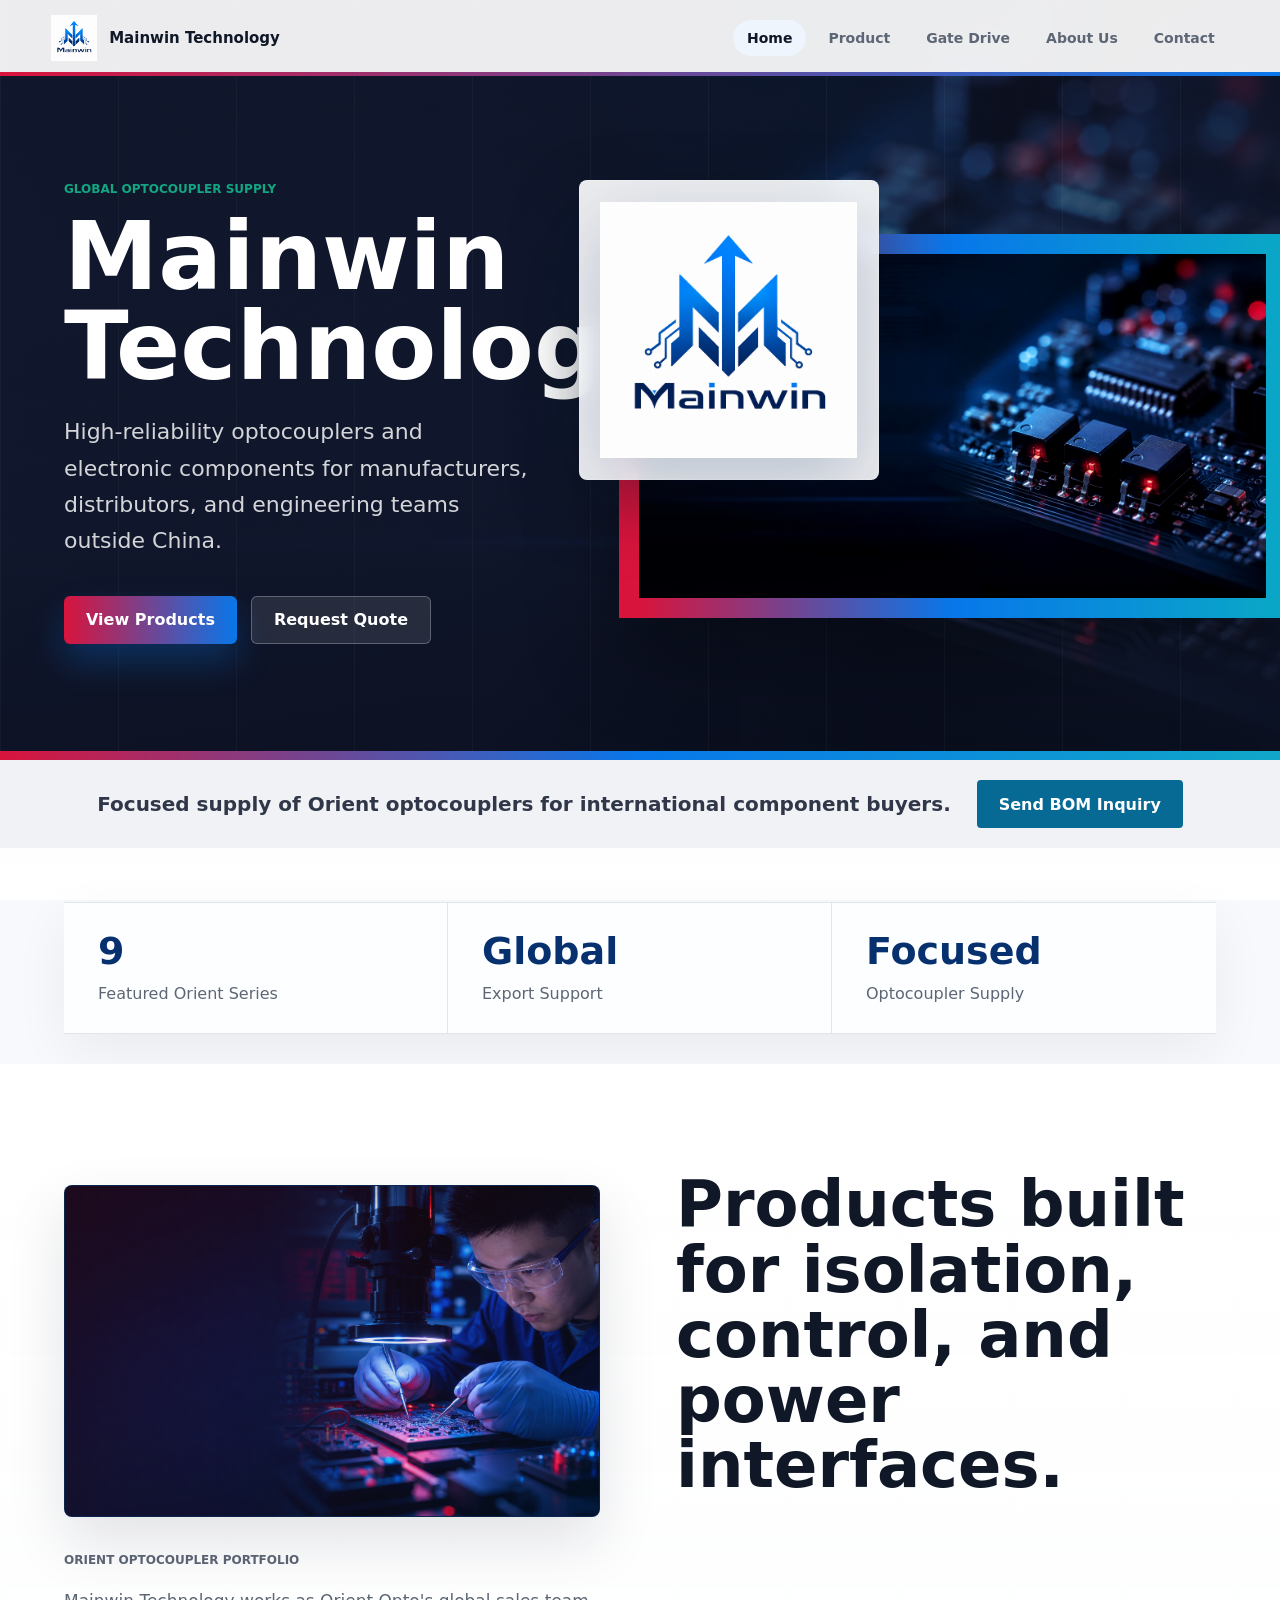
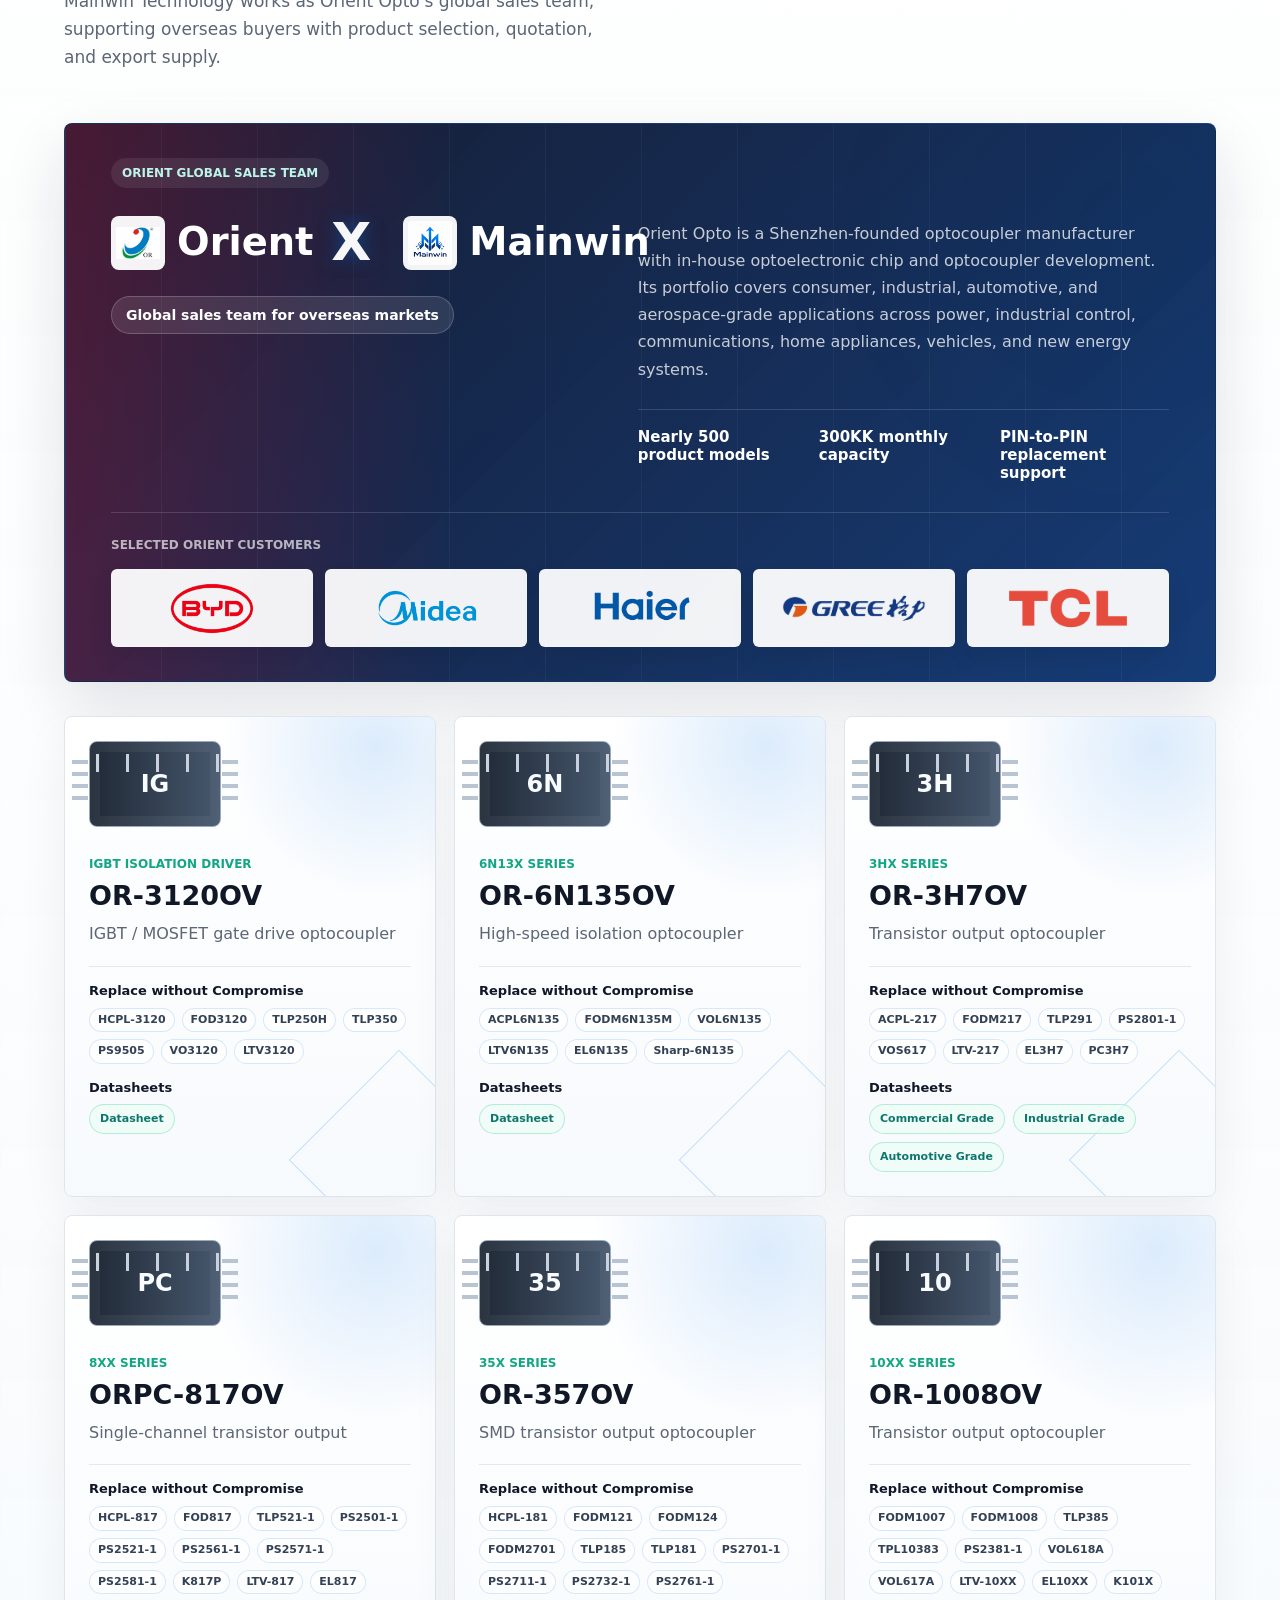
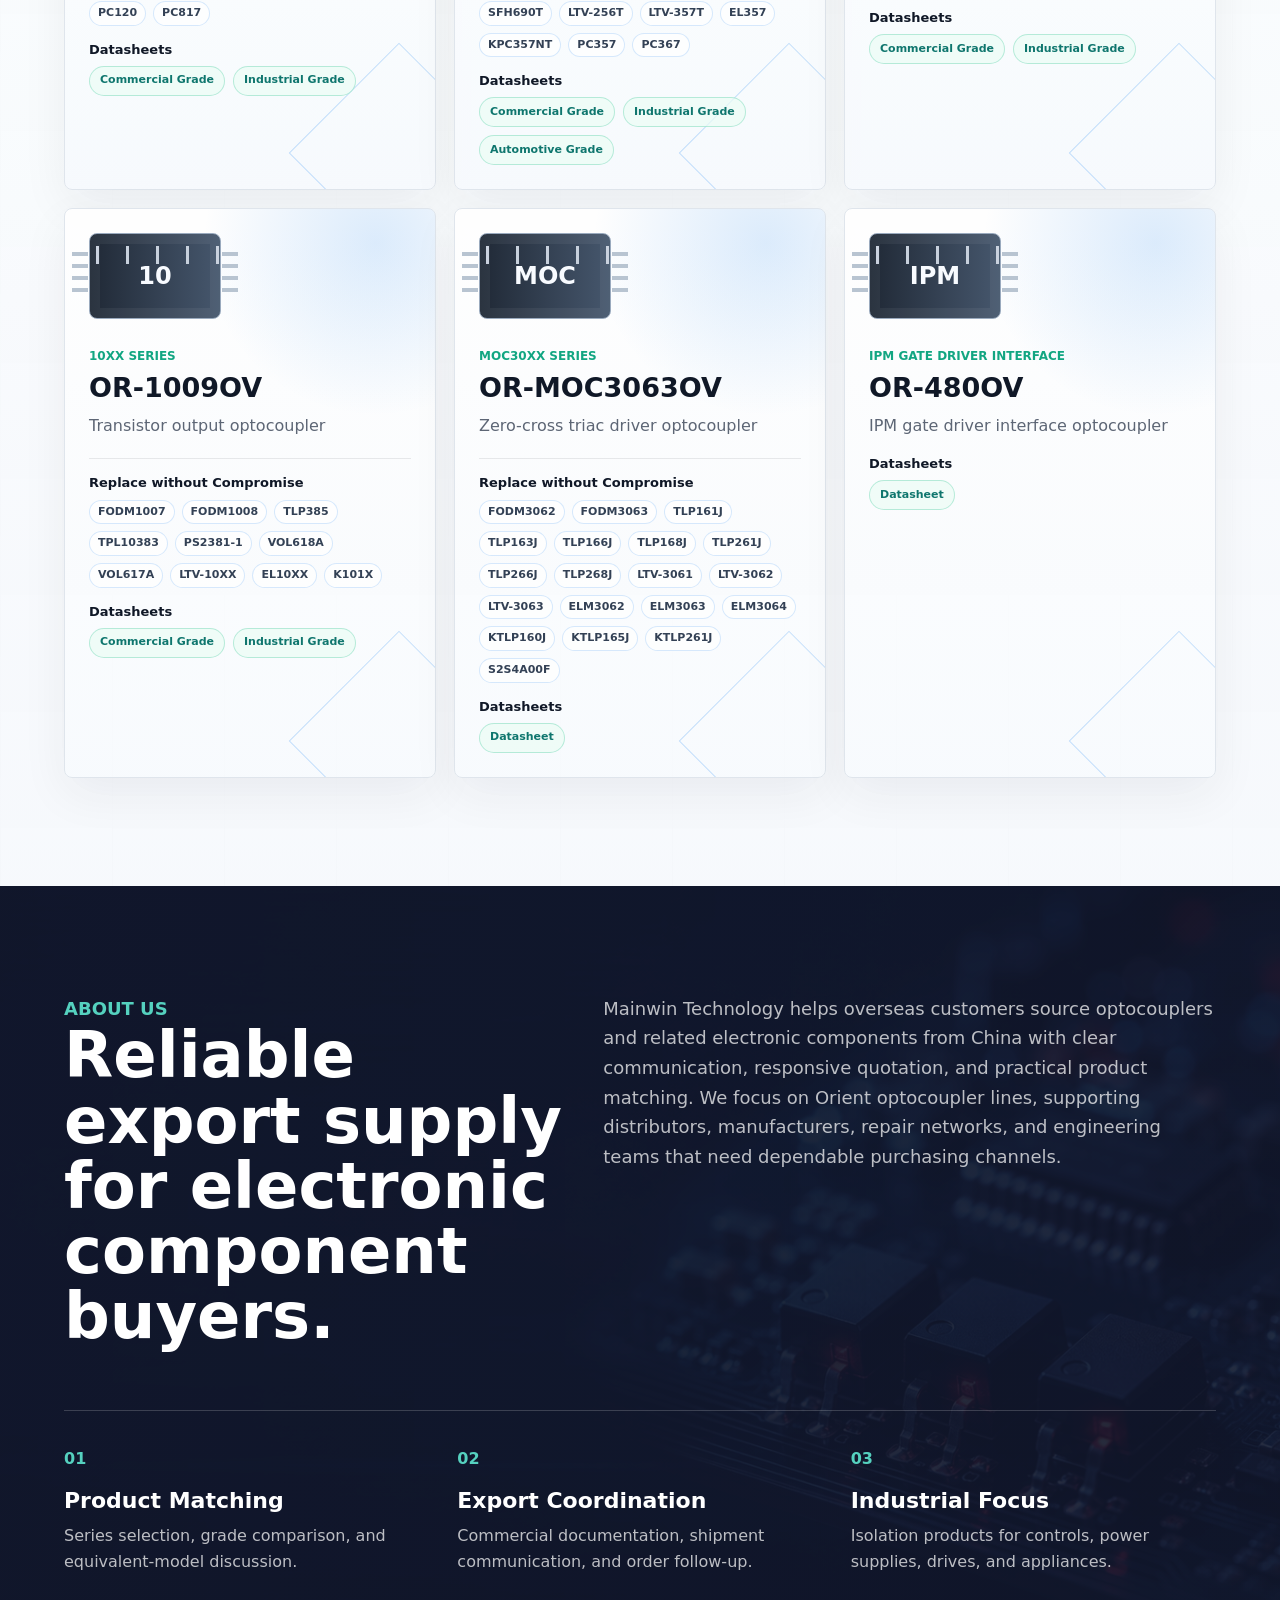
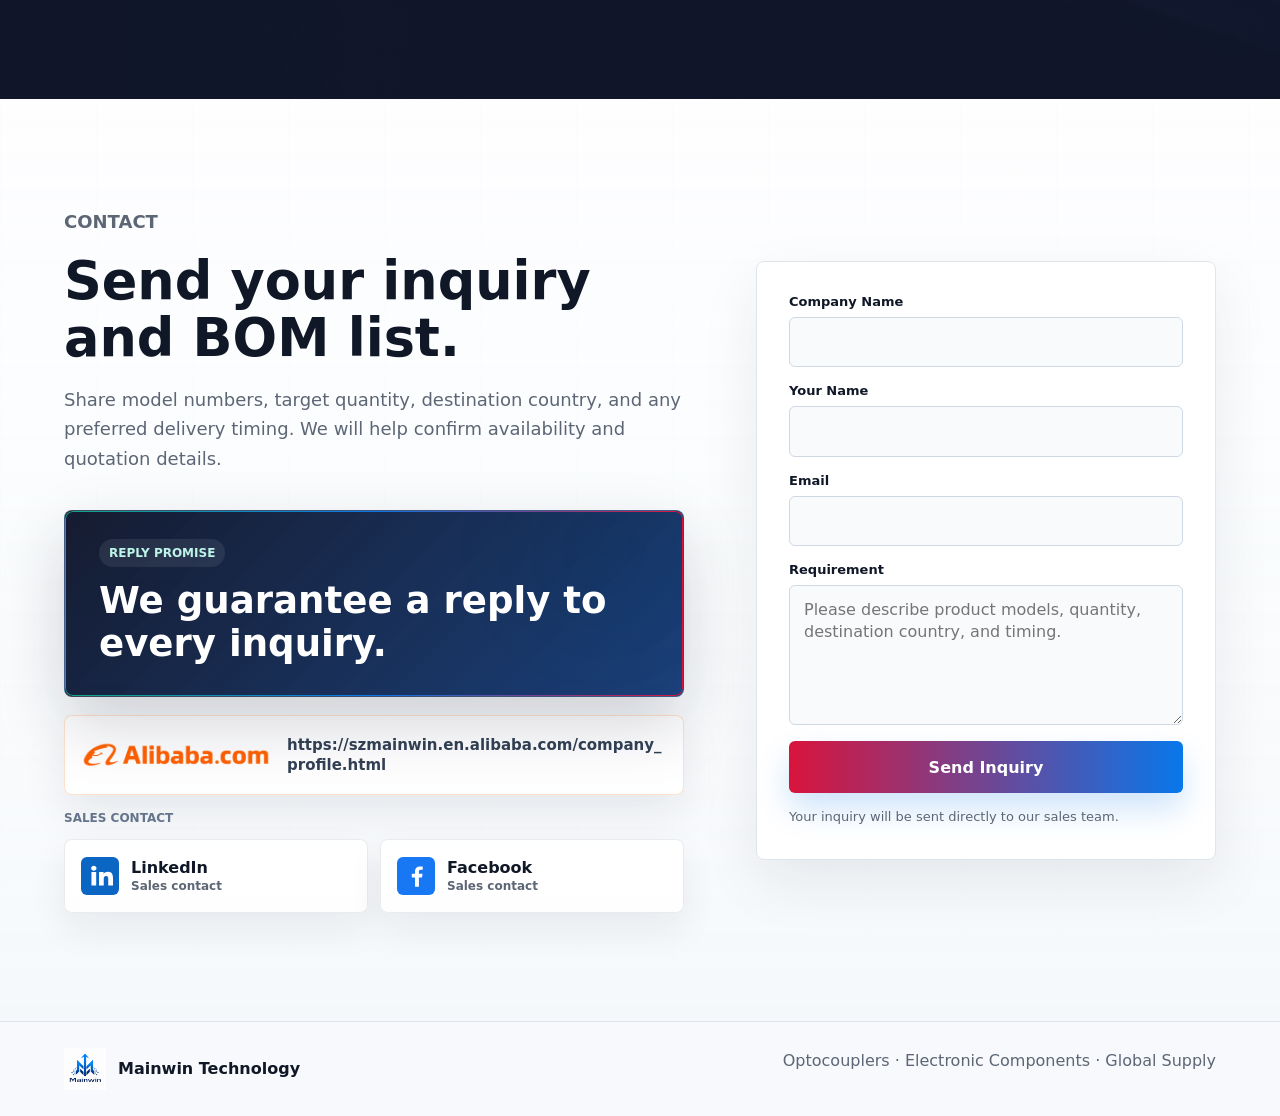
<file: index.html>
<!doctype html>
<html lang="en">
  <head>
    <meta charset="UTF-8" />
    <meta name="viewport" content="width=device-width, initial-scale=1.0" />
    <title>Mainwin Technology | Optocoupler Components</title>
    <meta
      name="description"
      content="Mainwin Technology supplies Orient optocouplers and electronic components to international industrial customers."
    />
    <link rel="stylesheet" href="styles.css?v=20260627-product-menu-local" />
  </head>
  <body>
    <header class="site-header" aria-label="Main navigation">
      <a class="brand" href="#home" aria-label="Mainwin Technology home">
        <img src="assets/mainwin-logo.png" alt="Mainwin logo" />
        <span>Mainwin Technology</span>
      </a>
      <button class="menu-toggle" type="button" aria-label="Open menu" aria-expanded="false">
        <span></span>
        <span></span>
      </button>
      <nav class="nav-links">
        <a href="#home">Home</a>
        <a href="#product-menu" data-product-menu-trigger>Product</a>
        <a href="gate-drive-optocouplers.html">Gate Drive</a>
        <a href="#about">About Us</a>
        <a href="#contact">Contact</a>
      </nav>
    </header>

    <div class="product-menu-overlay" data-product-menu>
      <button class="product-menu-scrim" type="button" data-product-menu-close aria-label="Close product menu"></button>
      <aside class="product-menu-panel" id="product-menu" aria-label="Product lines">
        <button class="product-menu-close" type="button" data-product-menu-close aria-label="Close product menu">
          <span></span>
          <span></span>
        </button>
        <div class="product-menu-head">
          <strong>Products</strong>
          <span>Orient optocoupler lines</span>
        </div>
        <nav>
          <a href="products.html#transistor">Transistor Optocouplers</a>
          <a href="products.html#darlington">Darlington Optocouplers</a>
          <a href="products.html#high-speed">High-Speed Isolation Amplifier Optocouplers</a>
          <a href="products.html#triac">Triac Optocouplers</a>
          <a href="products.html#ssr">Solid-State Relay SSR Optocouplers</a>
          <a href="products.html#igbt">IGBT Isolation Drivers</a>
          <a href="products.html#schmitt">Schmitt Trigger Optocouplers</a>
          <a href="products.html#ipm">IPM Gate Driver Interface Optocouplers</a>
          <a href="products.html#photovoltaic">Photovoltaic Output Optocouplers</a>
        </nav>
      </aside>
    </div>

    <main>
      <section class="hero" id="home">
        <div class="hero-copy">
          <p class="eyebrow">Global optocoupler supply</p>
          <h1>Mainwin Technology</h1>
          <p class="lead">
            High-reliability optocouplers and electronic components for manufacturers,
            distributors, and engineering teams outside China.
          </p>
          <div class="hero-actions">
            <a class="primary-link" href="#product-menu" data-product-menu-trigger>View Products</a>
            <a class="secondary-link" href="#contact">Request Quote</a>
          </div>
        </div>
        <div class="hero-visual" aria-label="Electronic components banner">
          <div class="hero-frame">
            <img src="assets/hero-electronics.png" alt="Optocoupler and circuit board technology" />
          </div>
          <div class="hero-logo-card">
            <img class="hero-logo" src="assets/mainwin-logo.png" alt="Mainwin Technology logo" />
          </div>
        </div>
      </section>

      <section class="announcement" aria-label="Mainwin service highlight">
        <p>Focused supply of Orient optocouplers for international component buyers.</p>
        <a href="#contact">Send BOM Inquiry</a>
      </section>

      <section class="metrics-strip section" aria-label="Company strengths">
        <div class="hero-metrics" aria-label="Company strengths">
          <div>
            <strong>9</strong>
            <span>Featured Orient Series</span>
          </div>
          <div>
            <strong>Global</strong>
            <span>Export Support</span>
          </div>
          <div>
            <strong>Focused</strong>
            <span>Optocoupler Supply</span>
          </div>
        </div>
      </section>

      <section class="product section" id="product">
        <div class="section-heading">
          <div class="product-heading-media">
            <img
              src="assets/product-inspection-lab-person.png"
              alt="Engineer inspecting an optocoupler circuit board"
            />
          </div>
          <h2>Products built for isolation, control, and power interfaces.</h2>
          <div class="product-heading-copy">
            <p class="eyebrow">Orient optocoupler portfolio</p>
            <p>
              Mainwin Technology works as Orient Opto's global sales team, supporting
              overseas buyers with product selection, quotation, and export supply.
            </p>
          </div>
        </div>

        <div class="orient-partner" aria-label="Orient and Mainwin partnership">
          <div class="partner-branding">
            <div class="partner-kicker">Orient Global Sales Team</div>
            <div class="brand-lockup">
              <div class="orient-mark">
                <img src="assets/orient-opto-logo.jpeg" alt="Orient Opto logo" />
                <strong>Orient</strong>
              </div>
              <span class="brand-link">X</span>
              <div class="mainwin-mark">
                <img src="assets/mainwin-logo.png" alt="Mainwin logo" />
                <strong>Mainwin</strong>
              </div>
            </div>
            <div class="partner-role">Global sales team for overseas markets</div>
          </div>
          <div class="partner-copy">
            <p>
              Orient Opto is a Shenzhen-founded optocoupler manufacturer with in-house
              optoelectronic chip and optocoupler development. Its portfolio covers consumer,
              industrial, automotive, and aerospace-grade applications across power, industrial
              control, communications, home appliances, vehicles, and new energy systems.
            </p>
            <div class="partner-points">
              <span>Nearly 500 product models</span>
              <span>300KK monthly capacity</span>
              <span>PIN-to-PIN replacement support</span>
            </div>
          </div>
          <div class="customer-panel" aria-label="Selected Orient customers">
            <p>Selected Orient customers</p>
            <div class="customer-logos">
              <img src="assets/customer-byd-transparent.png?v=20260614" alt="BYD logo" />
              <img src="assets/customer-midea-transparent.png?v=20260614" alt="Midea logo" />
              <img src="assets/customer-haier-transparent.png?v=20260614" alt="Haier logo" />
              <img src="assets/customer-gree-transparent.png?v=20260614" alt="GREE logo" />
              <img src="assets/customer-tcl-transparent.png?v=20260614-large" alt="TCL logo" />
            </div>
          </div>
        </div>

        <div class="product-grid">
          <article class="product-card">
            <div class="chip"><span>IG</span></div>
            <p>IGBT Isolation Driver</p>
            <h3>OR-3120OV</h3>
            <span>IGBT / MOSFET gate drive optocoupler</span>
            <div class="replacement-list" aria-label="OR-3120 replacement models">
              <strong>Replace without Compromise</strong>
              <ul>
                <li>HCPL-3120</li>
                <li>FOD3120</li>
                <li>TLP250H</li>
                <li>TLP350</li>
                <li>PS9505</li>
                <li>VO3120</li>
                <li>LTV3120</li>
              </ul>
            </div>
            <div class="datasheet-list" aria-label="OR-3120 datasheet download">
              <strong>Datasheets</strong>
              <div>
                <a href="assets/datasheets/or-3120-datasheet.pdf" download>Datasheet</a>
              </div>
            </div>
          </article>
          <article class="product-card">
            <div class="chip"><span>6N</span></div>
            <p>6N13X Series</p>
            <h3>OR-6N135OV</h3>
            <span>High-speed isolation optocoupler</span>
            <div class="replacement-list" aria-label="OR-6N135 replacement models">
              <strong>Replace without Compromise</strong>
              <ul>
                <li>ACPL6N135</li>
                <li>FODM6N135M</li>
                <li>VOL6N135</li>
                <li>LTV6N135</li>
                <li>EL6N135</li>
                <li>Sharp-6N135</li>
              </ul>
            </div>
            <div class="datasheet-list" aria-label="OR-6N135 datasheet download">
              <strong>Datasheets</strong>
              <div>
                <a href="assets/datasheets/or-6n135-datasheet.pdf" download>Datasheet</a>
              </div>
            </div>
          </article>
          <article class="product-card">
            <div class="chip"><span>3H</span></div>
            <p>3HX Series</p>
            <h3>OR-3H7OV</h3>
            <span>Transistor output optocoupler</span>
            <div class="replacement-list" aria-label="OR-3H7 replacement models">
              <strong>Replace without Compromise</strong>
              <ul>
                <li>ACPL-217</li>
                <li>FODM217</li>
                <li>TLP291</li>
                <li>PS2801-1</li>
                <li>VOS617</li>
                <li>LTV-217</li>
                <li>EL3H7</li>
                <li>PC3H7</li>
              </ul>
            </div>
            <div class="datasheet-list" aria-label="OR-3H7 datasheet downloads">
              <strong>Datasheets</strong>
              <div>
                <a href="assets/datasheets/or-3h7-commercial-grade.pdf" download>Commercial Grade</a>
                <a href="assets/datasheets/or-3h7-industrial-grade.pdf" download>Industrial Grade</a>
                <a href="assets/datasheets/or-3h7-automotive-grade.pdf" download>Automotive Grade</a>
              </div>
            </div>
          </article>
          <article class="product-card">
            <div class="chip"><span>PC</span></div>
            <p>8XX Series</p>
            <h3>ORPC-817OV</h3>
            <span>Single-channel transistor output</span>
            <div class="replacement-list" aria-label="ORPC-817 replacement models">
              <strong>Replace without Compromise</strong>
              <ul>
                <li>HCPL-817</li>
                <li>FOD817</li>
                <li>TLP521-1</li>
                <li>PS2501-1</li>
                <li>PS2521-1</li>
                <li>PS2561-1</li>
                <li>PS2571-1</li>
                <li>PS2581-1</li>
                <li>K817P</li>
                <li>LTV-817</li>
                <li>EL817</li>
                <li>PC120</li>
                <li>PC817</li>
              </ul>
            </div>
            <div class="datasheet-list" aria-label="ORPC-817 datasheet downloads">
              <strong>Datasheets</strong>
              <div>
                <a href="assets/datasheets/orpc-817-commercial-grade.pdf" download>Commercial Grade</a>
                <a href="assets/datasheets/orpc-817-industrial-grade.pdf" download>Industrial Grade</a>
              </div>
            </div>
          </article>
          <article class="product-card">
            <div class="chip"><span>35</span></div>
            <p>35X Series</p>
            <h3>OR-357OV</h3>
            <span>SMD transistor output optocoupler</span>
            <div class="replacement-list" aria-label="OR-357 replacement models">
              <strong>Replace without Compromise</strong>
              <ul>
                <li>HCPL-181</li>
                <li>FODM121</li>
                <li>FODM124</li>
                <li>FODM2701</li>
                <li>TLP185</li>
                <li>TLP181</li>
                <li>PS2701-1</li>
                <li>PS2711-1</li>
                <li>PS2732-1</li>
                <li>PS2761-1</li>
                <li>SFH690T</li>
                <li>LTV-256T</li>
                <li>LTV-357T</li>
                <li>EL357</li>
                <li>KPC357NT</li>
                <li>PC357</li>
                <li>PC367</li>
              </ul>
            </div>
            <div class="datasheet-list" aria-label="OR-357 datasheet downloads">
              <strong>Datasheets</strong>
              <div>
                <a href="assets/datasheets/or-357-commercial-grade.pdf" download>Commercial Grade</a>
                <a href="assets/datasheets/or-357-industrial-grade.pdf" download>Industrial Grade</a>
                <a href="assets/datasheets/or-357-automotive-grade.pdf" download>Automotive Grade</a>
              </div>
            </div>
          </article>
          <article class="product-card">
            <div class="chip"><span>10</span></div>
            <p>10XX Series</p>
            <h3>OR-1008OV</h3>
            <span>Transistor output optocoupler</span>
            <div class="replacement-list" aria-label="OR-1008 replacement models">
              <strong>Replace without Compromise</strong>
              <ul>
                <li>FODM1007</li>
                <li>FODM1008</li>
                <li>TLP385</li>
                <li>TPL10383</li>
                <li>PS2381-1</li>
                <li>VOL618A</li>
                <li>VOL617A</li>
                <li>LTV-10XX</li>
                <li>EL10XX</li>
                <li>K101X</li>
              </ul>
            </div>
            <div class="datasheet-list" aria-label="OR-1008 datasheet downloads">
              <strong>Datasheets</strong>
              <div>
                <a href="assets/datasheets/or-10xx-commercial-grade.pdf" download>Commercial Grade</a>
                <a href="assets/datasheets/or-10xx-industrial-grade.pdf" download>Industrial Grade</a>
              </div>
            </div>
          </article>
          <article class="product-card">
            <div class="chip"><span>10</span></div>
            <p>10XX Series</p>
            <h3>OR-1009OV</h3>
            <span>Transistor output optocoupler</span>
            <div class="replacement-list" aria-label="OR-1009 replacement models">
              <strong>Replace without Compromise</strong>
              <ul>
                <li>FODM1007</li>
                <li>FODM1008</li>
                <li>TLP385</li>
                <li>TPL10383</li>
                <li>PS2381-1</li>
                <li>VOL618A</li>
                <li>VOL617A</li>
                <li>LTV-10XX</li>
                <li>EL10XX</li>
                <li>K101X</li>
              </ul>
            </div>
            <div class="datasheet-list" aria-label="OR-1009 datasheet downloads">
              <strong>Datasheets</strong>
              <div>
                <a href="assets/datasheets/or-10xx-commercial-grade.pdf" download>Commercial Grade</a>
                <a href="assets/datasheets/or-10xx-industrial-grade.pdf" download>Industrial Grade</a>
              </div>
            </div>
          </article>
          <article class="product-card">
            <div class="chip"><span>MOC</span></div>
            <p>MOC30XX Series</p>
            <h3>OR-MOC3063OV</h3>
            <span>Zero-cross triac driver optocoupler</span>
            <div class="replacement-list" aria-label="OR-MOC3063 replacement models">
              <strong>Replace without Compromise</strong>
              <ul>
                <li>FODM3062</li>
                <li>FODM3063</li>
                <li>TLP161J</li>
                <li>TLP163J</li>
                <li>TLP166J</li>
                <li>TLP168J</li>
                <li>TLP261J</li>
                <li>TLP266J</li>
                <li>TLP268J</li>
                <li>LTV-3061</li>
                <li>LTV-3062</li>
                <li>LTV-3063</li>
                <li>ELM3062</li>
                <li>ELM3063</li>
                <li>ELM3064</li>
                <li>KTLP160J</li>
                <li>KTLP165J</li>
                <li>KTLP261J</li>
                <li>S2S4A00F</li>
              </ul>
            </div>
            <div class="datasheet-list" aria-label="OR-MOC3063 datasheet download">
              <strong>Datasheets</strong>
              <div>
                <a href="assets/datasheets/or-moc3063-datasheet.pdf" download>Datasheet</a>
              </div>
            </div>
          </article>
          <article class="product-card">
            <div class="chip"><span>IPM</span></div>
            <p>IPM Gate Driver Interface</p>
            <h3>OR-480OV</h3>
            <span>IPM gate driver interface optocoupler</span>
            <div class="datasheet-list" aria-label="OR-480 datasheet download">
              <strong>Datasheets</strong>
              <div>
                <a href="assets/datasheets/or-480-datasheet.pdf" download>Datasheet</a>
              </div>
            </div>
          </article>
        </div>
      </section>

      <section class="about section" id="about">
        <div class="about-panel">
          <div>
            <p class="eyebrow">About us</p>
            <h2>Reliable export supply for electronic component buyers.</h2>
          </div>
          <p>
            Mainwin Technology helps overseas customers source optocouplers and related
            electronic components from China with clear communication, responsive quotation,
            and practical product matching. We focus on Orient optocoupler lines, supporting
            distributors, manufacturers, repair networks, and engineering teams that need
            dependable purchasing channels.
          </p>
        </div>
        <div class="capability-row">
          <div>
            <span>01</span>
            <h3>Product Matching</h3>
            <p>Series selection, grade comparison, and equivalent-model discussion.</p>
          </div>
          <div>
            <span>02</span>
            <h3>Export Coordination</h3>
            <p>Commercial documentation, shipment communication, and order follow-up.</p>
          </div>
          <div>
            <span>03</span>
            <h3>Industrial Focus</h3>
            <p>Isolation products for controls, power supplies, drives, and appliances.</p>
          </div>
        </div>
      </section>

      <section class="contact section" id="contact">
        <div class="contact-copy">
          <p class="eyebrow">Contact</p>
          <h2>Send your inquiry and BOM list.</h2>
          <p>
            Share model numbers, target quantity, destination country, and any preferred
            delivery timing. We will help confirm availability and quotation details.
          </p>
          <div class="reply-note" aria-label="Reply promise">
            <span>Reply Promise</span>
            <strong>We guarantee a reply to every inquiry.</strong>
          </div>
          <a
            class="alibaba-link"
            href="https://szmainwin.en.alibaba.com/company_profile.html"
            target="_blank"
            rel="noopener noreferrer"
            aria-label="Visit Mainwin Technology on Alibaba.com"
          >
            <img src="assets/alibaba-logo-hd.png?v=20260614-source" alt="Alibaba.com logo" />
            <span>https://szmainwin.en.alibaba.com/company_profile.html</span>
          </a>
          <div class="social-contact" aria-label="Sales contact social links">
            <p>Sales Contact</p>
            <div class="social-links">
              <a
                href="https://www.linkedin.com/in/william-liang-ab71b8b0/"
                target="_blank"
                rel="noopener noreferrer"
                aria-label="Connect with Mainwin sales on LinkedIn"
              >
                <img src="assets/linkedin-logo.svg" alt="LinkedIn logo" />
                <span>
                  <strong>LinkedIn</strong>
                  <small>Sales contact</small>
                </span>
              </a>
              <a
                href="https://www.facebook.com/leung.william.338/"
                target="_blank"
                rel="noopener noreferrer"
                aria-label="Connect with Mainwin sales on Facebook"
              >
                <img src="assets/facebook-logo.svg" alt="Facebook logo" />
                <span>
                  <strong>Facebook</strong>
                  <small>Sales contact</small>
                </span>
              </a>
            </div>
          </div>
        </div>
        <form class="contact-form" id="contactForm">
          <input type="hidden" name="access_key" value="c2b66421-e67b-4d50-9b31-323dc88c23e1" />
          <input type="hidden" name="subject" value="New inquiry from Mainwin Technology website" />
          <input type="hidden" name="from_name" value="Mainwin Technology Website" />
          <label>
            <span>Company Name</span>
            <input type="text" name="company" autocomplete="organization" required />
          </label>
          <label>
            <span>Your Name</span>
            <input type="text" name="name" autocomplete="name" required />
          </label>
          <label>
            <span>Email</span>
            <input type="email" name="email" autocomplete="email" required />
          </label>
          <label>
            <span>Requirement</span>
            <textarea
              name="message"
              rows="5"
              placeholder="Please describe product models, quantity, destination country, and timing."
              required
            ></textarea>
          </label>
          <button type="submit">Send Inquiry</button>
          <p class="form-helper" id="formStatus" role="status">
            Your inquiry will be sent directly to our sales team.
          </p>
        </form>
      </section>
    </main>

    <footer>
      <span class="footer-brand">
        <img src="assets/mainwin-logo.png" alt="Mainwin logo" />
        Mainwin Technology
      </span>
      <span>Optocouplers · Electronic Components · Global Supply</span>
    </footer>

    <script src="script.js"></script>
  </body>
</html>
</file>
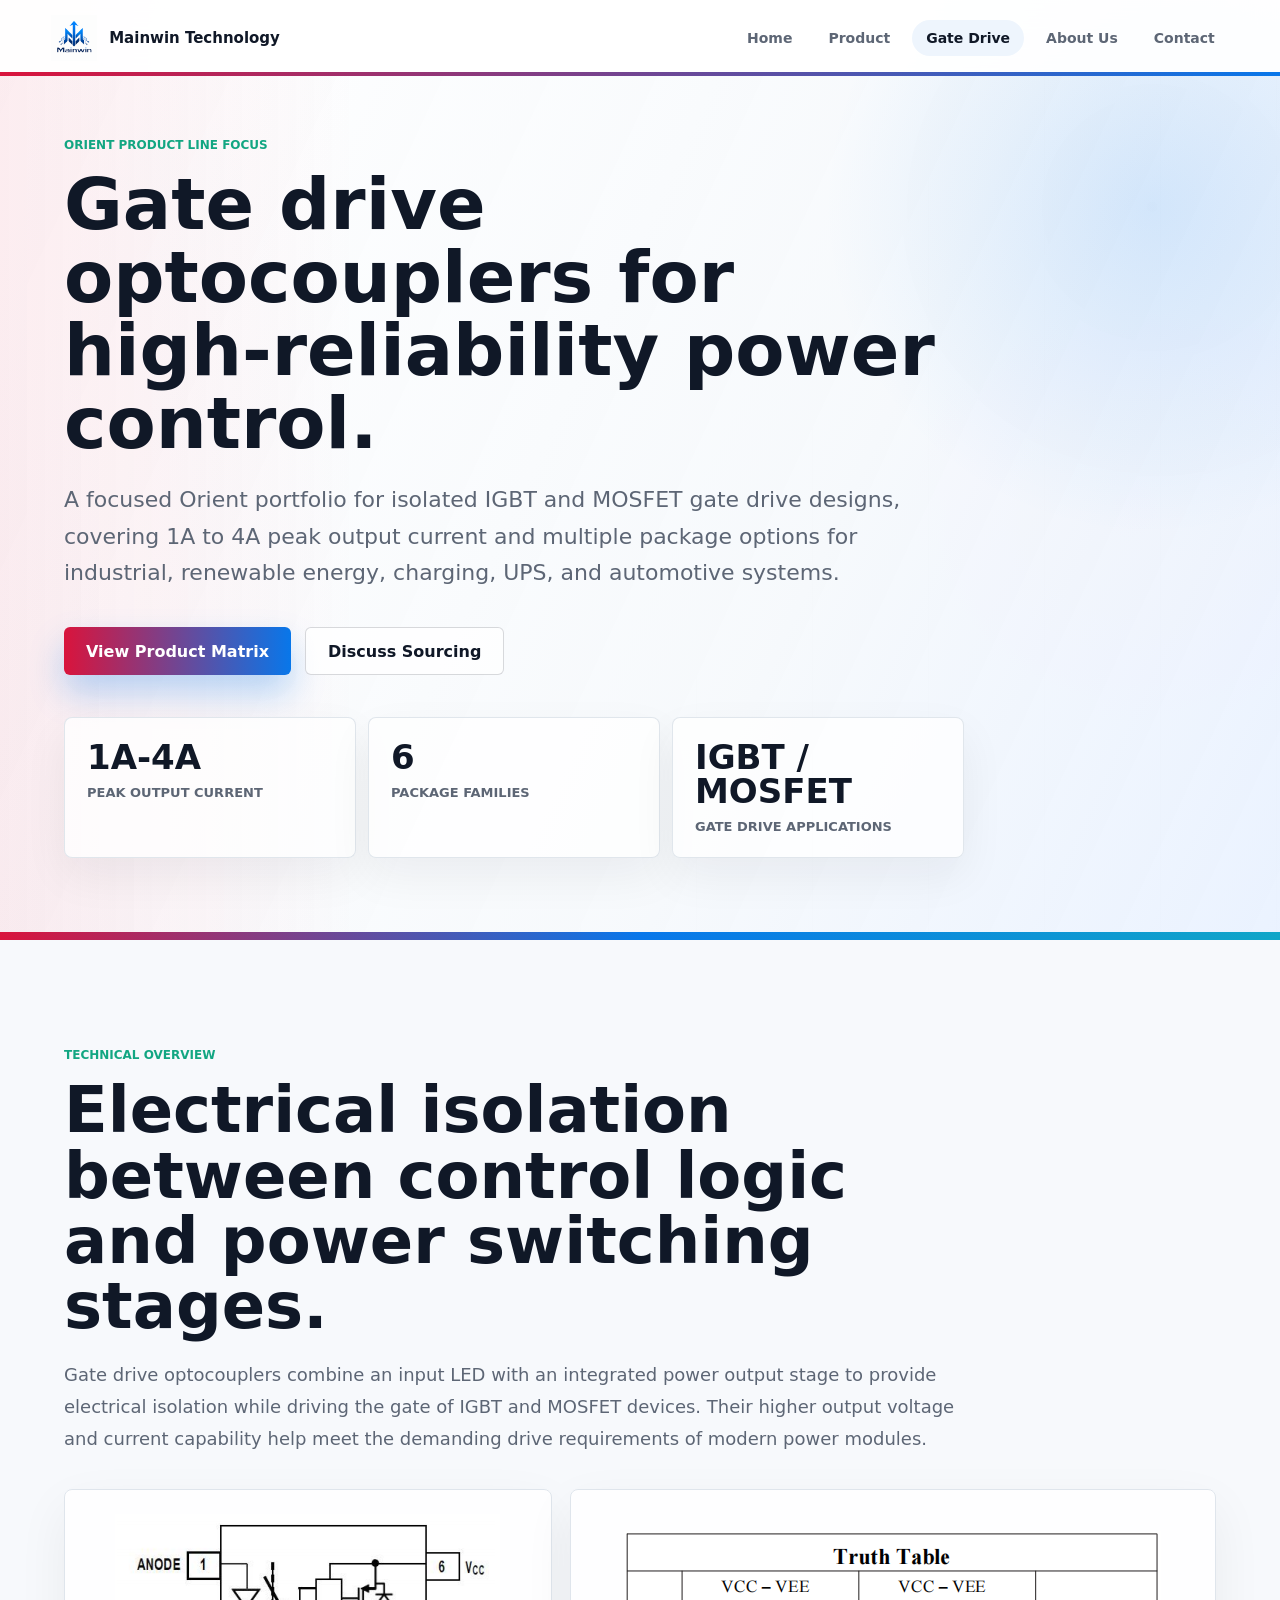
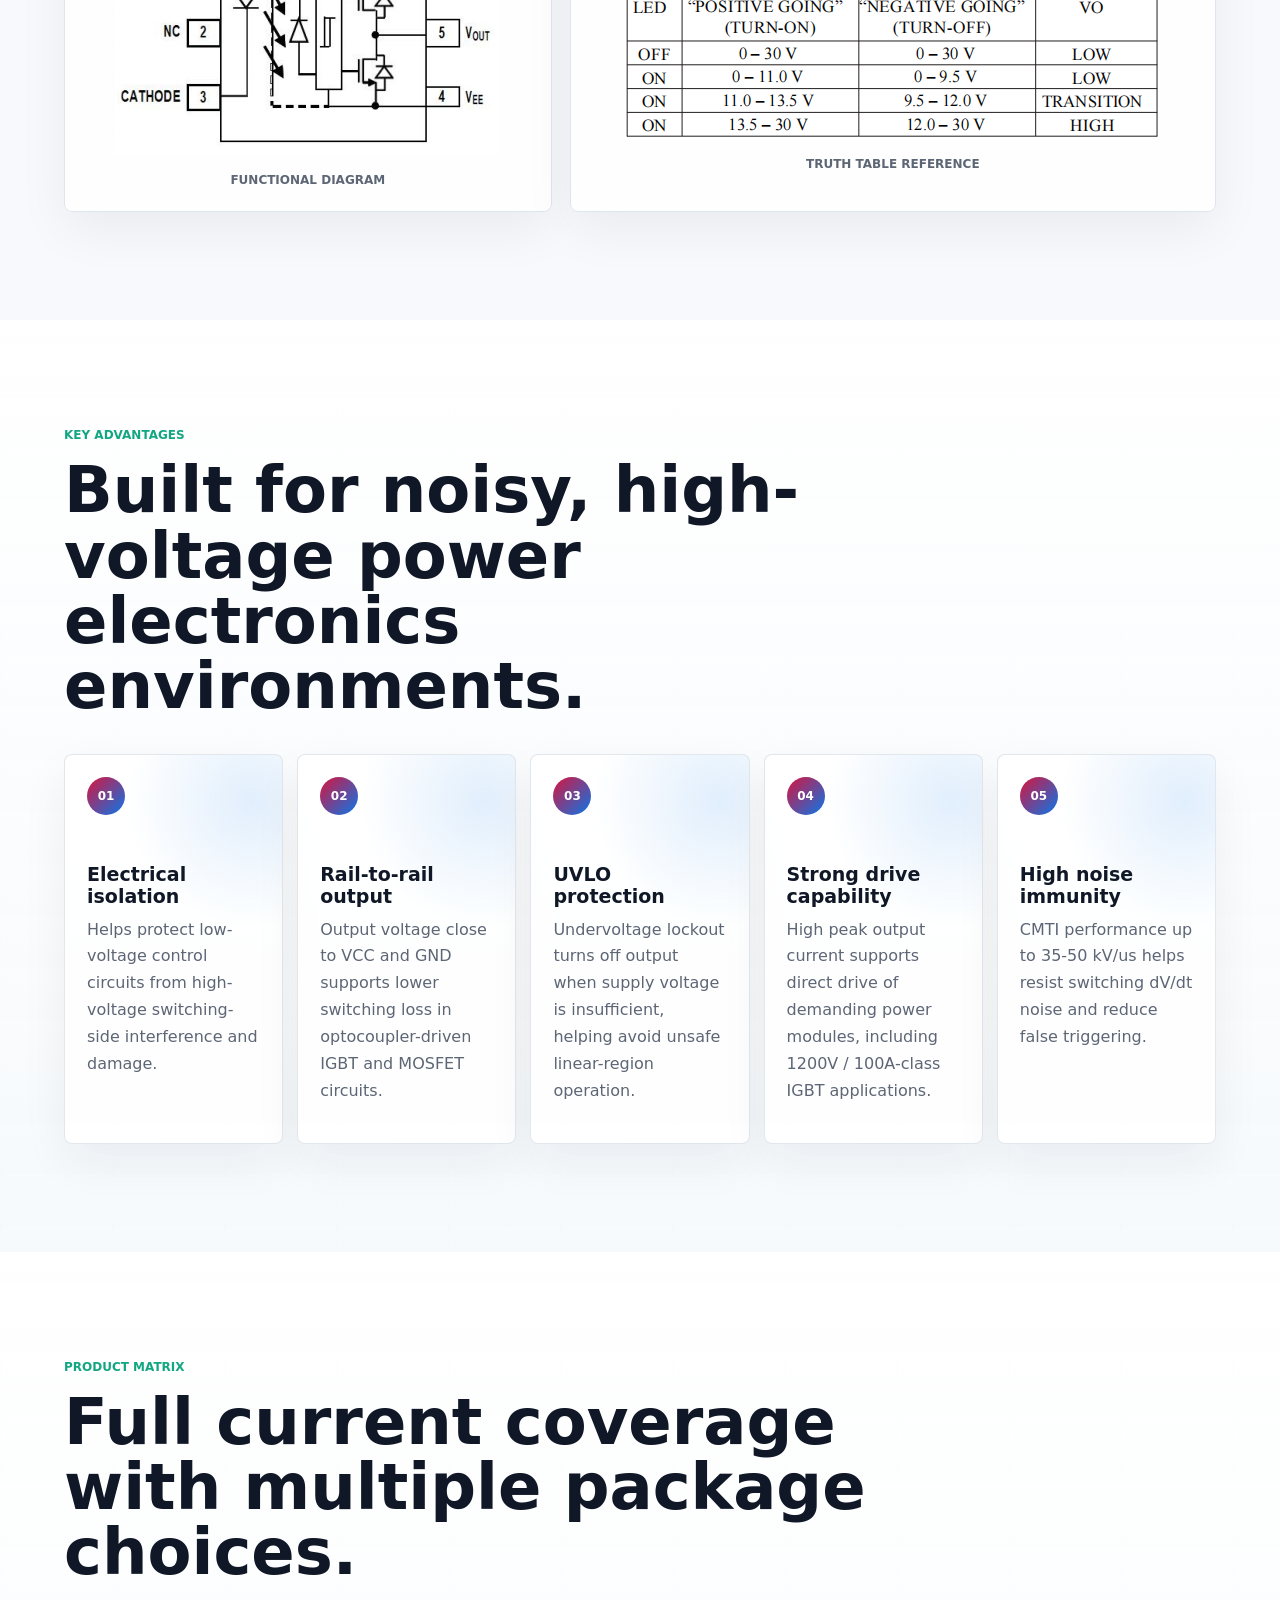
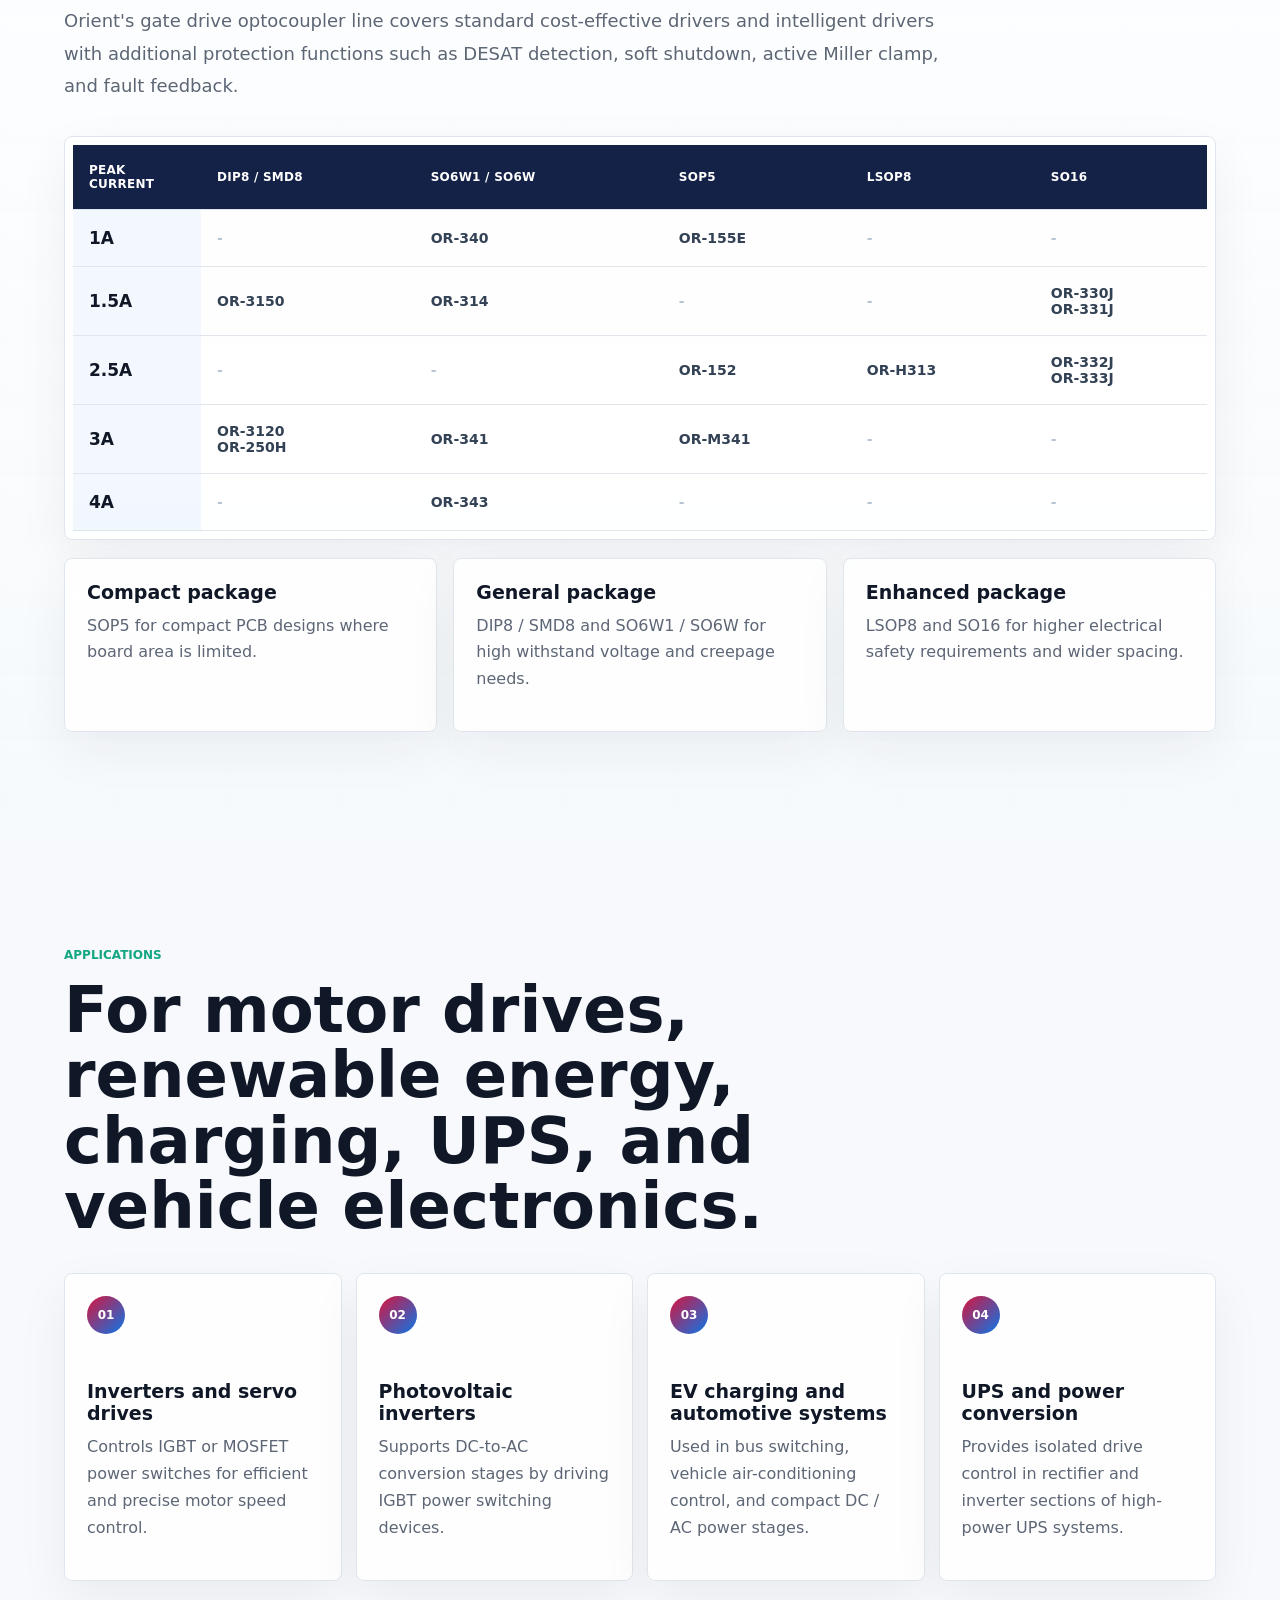
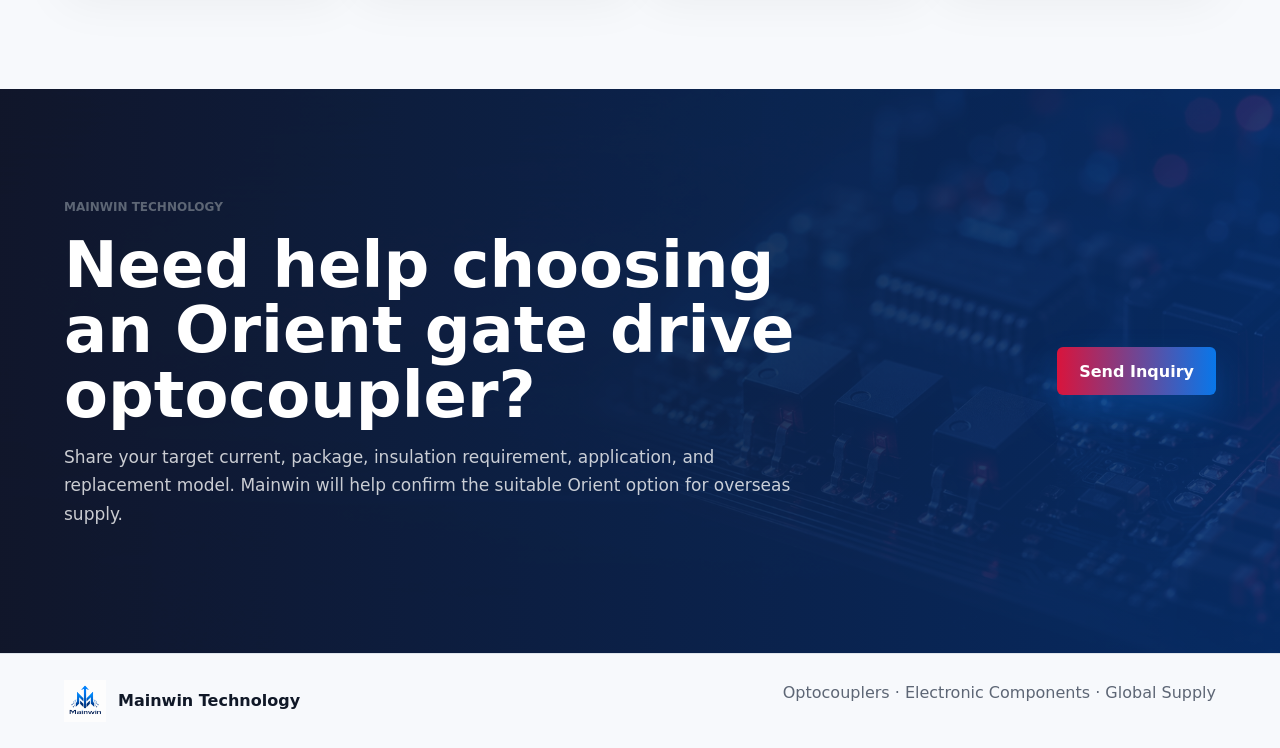
<file: gate-drive-optocouplers.html>
<!doctype html>
<html lang="en">
  <head>
    <meta charset="UTF-8" />
    <meta name="viewport" content="width=device-width, initial-scale=1.0" />
    <title>Gate Drive Optocouplers | Mainwin Technology</title>
    <meta
      name="description"
      content="Mainwin Technology introduces Orient gate drive optocouplers for isolated IGBT and MOSFET gate control in industrial, automotive, renewable energy, and power conversion applications."
    />
    <link rel="stylesheet" href="styles.css?v=20260627-gate-drive-preview" />
  </head>
  <body>
    <header class="site-header" aria-label="Main navigation">
      <a class="brand" href="index.html#home" aria-label="Mainwin Technology home">
        <img src="assets/mainwin-logo.png" alt="Mainwin logo" />
        <span>Mainwin Technology</span>
      </a>
      <button class="menu-toggle" type="button" aria-label="Open menu" aria-expanded="false">
        <span></span>
        <span></span>
      </button>
      <nav class="nav-links">
        <a href="index.html#home">Home</a>
        <a href="#product-menu" data-product-menu-trigger>Product</a>
        <a href="#gate-drive">Gate Drive</a>
        <a href="index.html#about">About Us</a>
        <a href="index.html#contact">Contact</a>
      </nav>
    </header>

    <div class="product-menu-overlay" data-product-menu>
      <button class="product-menu-scrim" type="button" data-product-menu-close aria-label="Close product menu"></button>
      <aside class="product-menu-panel" id="product-menu" aria-label="Product lines">
        <button class="product-menu-close" type="button" data-product-menu-close aria-label="Close product menu">
          <span></span>
          <span></span>
        </button>
        <div class="product-menu-head">
          <strong>Products</strong>
          <span>Orient optocoupler lines</span>
        </div>
        <nav>
          <a href="products.html#transistor">Transistor Optocouplers</a>
          <a href="products.html#darlington">Darlington Optocouplers</a>
          <a href="products.html#high-speed">High-Speed Isolation Amplifier Optocouplers</a>
          <a href="products.html#triac">Triac Optocouplers</a>
          <a href="products.html#ssr">Solid-State Relay SSR Optocouplers</a>
          <a href="products.html#igbt">IGBT Isolation Drivers</a>
          <a href="products.html#schmitt">Schmitt Trigger Optocouplers</a>
          <a href="products.html#ipm">IPM Gate Driver Interface Optocouplers</a>
          <a href="products.html#photovoltaic">Photovoltaic Output Optocouplers</a>
        </nav>
      </aside>
    </div>

    <main>
      <section class="subpage-hero gate-drive-page" id="gate-drive">
        <div class="subpage-hero-copy">
          <p class="eyebrow">Orient product line focus</p>
          <h1>Gate drive optocouplers for high-reliability power control.</h1>
          <p class="lead">
            A focused Orient portfolio for isolated IGBT and MOSFET gate drive designs,
            covering 1A to 4A peak output current and multiple package options for
            industrial, renewable energy, charging, UPS, and automotive systems.
          </p>
          <div class="hero-actions">
            <a class="primary-link" href="#matrix">View Product Matrix</a>
            <a class="secondary-link" href="index.html#contact">Discuss Sourcing</a>
          </div>
          <div class="subpage-proof" aria-label="Gate drive product line highlights">
            <div>
              <strong>1A-4A</strong>
              <span>Peak output current</span>
            </div>
            <div>
              <strong>6</strong>
              <span>Package families</span>
            </div>
            <div>
              <strong>IGBT / MOSFET</strong>
              <span>Gate drive applications</span>
            </div>
          </div>
        </div>
      </section>

      <section class="gate-intro section">
        <div class="article-heading">
          <p class="eyebrow">Technical overview</p>
          <h2>Electrical isolation between control logic and power switching stages.</h2>
          <p>
            Gate drive optocouplers combine an input LED with an integrated power output stage
            to provide electrical isolation while driving the gate of IGBT and MOSFET devices.
            Their higher output voltage and current capability help meet the demanding drive
            requirements of modern power modules.
          </p>
        </div>
        <div class="gate-diagram-grid">
          <figure>
            <img
              src="assets/gate-drive/image1.png"
              alt="Gate drive optocoupler circuit function diagram"
            />
            <figcaption>Functional diagram</figcaption>
          </figure>
          <figure>
            <img src="assets/gate-drive/image2.png" alt="Gate drive optocoupler truth table" />
            <figcaption>Truth table reference</figcaption>
          </figure>
        </div>
      </section>

      <section class="feature-band section">
        <div class="article-heading compact">
          <p class="eyebrow">Key advantages</p>
          <h2>Built for noisy, high-voltage power electronics environments.</h2>
        </div>
        <div class="feature-grid">
          <article>
            <span>01</span>
            <h3>Electrical isolation</h3>
            <p>
              Helps protect low-voltage control circuits from high-voltage switching-side
              interference and damage.
            </p>
          </article>
          <article>
            <span>02</span>
            <h3>Rail-to-rail output</h3>
            <p>
              Output voltage close to VCC and GND supports lower switching loss in
              optocoupler-driven IGBT and MOSFET circuits.
            </p>
          </article>
          <article>
            <span>03</span>
            <h3>UVLO protection</h3>
            <p>
              Undervoltage lockout turns off output when supply voltage is insufficient,
              helping avoid unsafe linear-region operation.
            </p>
          </article>
          <article>
            <span>04</span>
            <h3>Strong drive capability</h3>
            <p>
              High peak output current supports direct drive of demanding power modules,
              including 1200V / 100A-class IGBT applications.
            </p>
          </article>
          <article>
            <span>05</span>
            <h3>High noise immunity</h3>
            <p>
              CMTI performance up to 35-50 kV/us helps resist switching dV/dt noise and
              reduce false triggering.
            </p>
          </article>
        </div>
      </section>

      <section class="matrix-section section" id="matrix">
        <div class="article-heading">
          <p class="eyebrow">Product matrix</p>
          <h2>Full current coverage with multiple package choices.</h2>
          <p>
            Orient's gate drive optocoupler line covers standard cost-effective drivers and
            intelligent drivers with additional protection functions such as DESAT detection,
            soft shutdown, active Miller clamp, and fault feedback.
          </p>
        </div>
        <div class="matrix-card">
          <table class="gate-matrix">
            <thead>
              <tr>
                <th>Peak Current</th>
                <th>DIP8 / SMD8</th>
                <th>SO6W1 / SO6W</th>
                <th>SOP5</th>
                <th>LSOP8</th>
                <th>SO16</th>
              </tr>
            </thead>
            <tbody>
              <tr>
                <th>1A</th>
                <td></td>
                <td>OR-340</td>
                <td>OR-155E</td>
                <td></td>
                <td></td>
              </tr>
              <tr>
                <th>1.5A</th>
                <td>OR-3150</td>
                <td>OR-314</td>
                <td></td>
                <td></td>
                <td>OR-330J<br />OR-331J</td>
              </tr>
              <tr>
                <th>2.5A</th>
                <td></td>
                <td></td>
                <td>OR-152</td>
                <td>OR-H313</td>
                <td>OR-332J<br />OR-333J</td>
              </tr>
              <tr>
                <th>3A</th>
                <td>OR-3120<br />OR-250H</td>
                <td>OR-341</td>
                <td>OR-M341</td>
                <td></td>
                <td></td>
              </tr>
              <tr>
                <th>4A</th>
                <td></td>
                <td>OR-343</td>
                <td></td>
                <td></td>
                <td></td>
              </tr>
            </tbody>
          </table>
        </div>
        <div class="package-notes">
          <article>
            <h3>Compact package</h3>
            <p>SOP5 for compact PCB designs where board area is limited.</p>
          </article>
          <article>
            <h3>General package</h3>
            <p>DIP8 / SMD8 and SO6W1 / SO6W for high withstand voltage and creepage needs.</p>
          </article>
          <article>
            <h3>Enhanced package</h3>
            <p>LSOP8 and SO16 for higher electrical safety requirements and wider spacing.</p>
          </article>
        </div>
      </section>

      <section class="application-section section">
        <div class="article-heading compact">
          <p class="eyebrow">Applications</p>
          <h2>For motor drives, renewable energy, charging, UPS, and vehicle electronics.</h2>
        </div>
        <div class="application-list application-list-wide">
          <article>
            <span>01</span>
            <h3>Inverters and servo drives</h3>
            <p>Controls IGBT or MOSFET power switches for efficient and precise motor speed control.</p>
          </article>
          <article>
            <span>02</span>
            <h3>Photovoltaic inverters</h3>
            <p>Supports DC-to-AC conversion stages by driving IGBT power switching devices.</p>
          </article>
          <article>
            <span>03</span>
            <h3>EV charging and automotive systems</h3>
            <p>Used in bus switching, vehicle air-conditioning control, and compact DC / AC power stages.</p>
          </article>
          <article>
            <span>04</span>
            <h3>UPS and power conversion</h3>
            <p>Provides isolated drive control in rectifier and inverter sections of high-power UPS systems.</p>
          </article>
        </div>
      </section>

      <section class="gate-cta section">
        <div>
          <p class="eyebrow">Mainwin Technology</p>
          <h2>Need help choosing an Orient gate drive optocoupler?</h2>
          <p>
            Share your target current, package, insulation requirement, application, and replacement
            model. Mainwin will help confirm the suitable Orient option for overseas supply.
          </p>
        </div>
        <a class="primary-link" href="index.html#contact">Send Inquiry</a>
      </section>
    </main>

    <footer>
      <span class="footer-brand">
        <img src="assets/mainwin-logo.png" alt="Mainwin logo" />
        Mainwin Technology
      </span>
      <span>Optocouplers · Electronic Components · Global Supply</span>
    </footer>

    <script src="script.js"></script>
  </body>
</html>
</file>
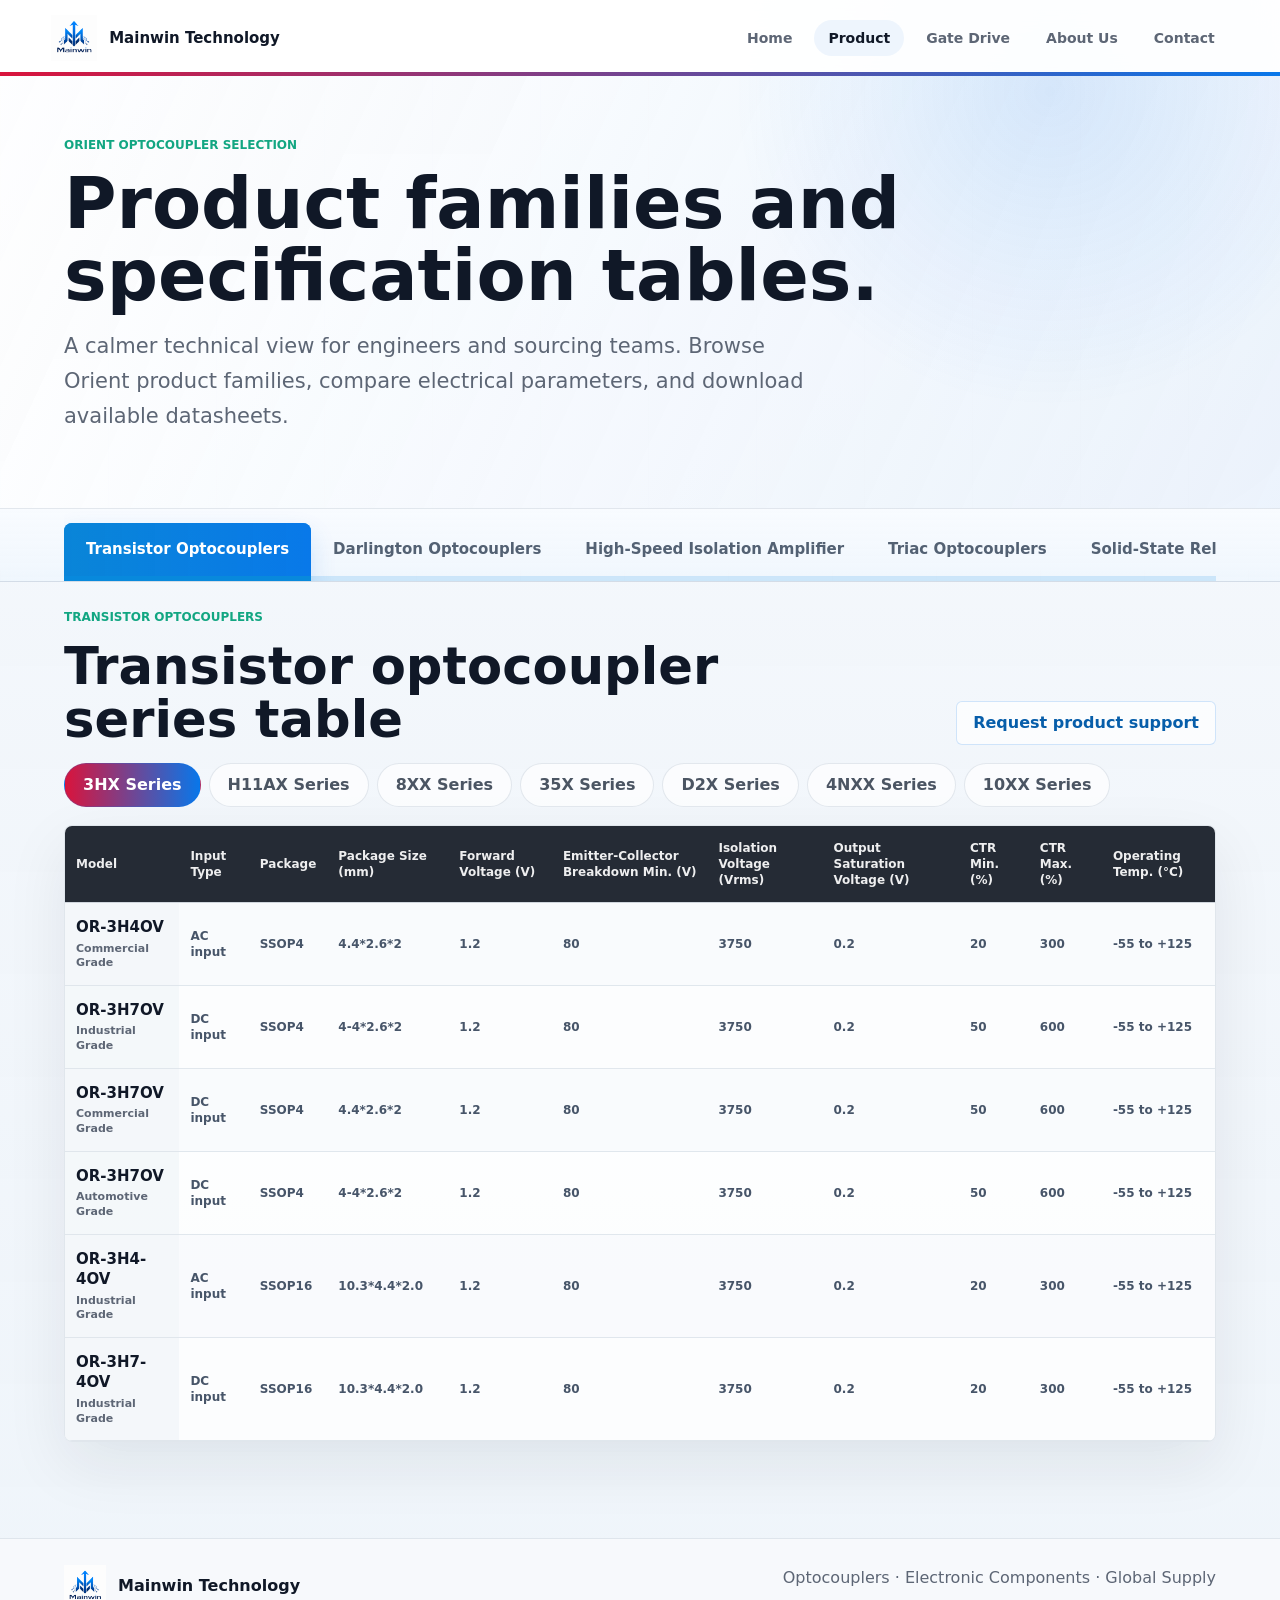
<file: products.html>
<!doctype html>
<html lang="en">
  <head>
    <meta charset="UTF-8" />
    <meta name="viewport" content="width=device-width, initial-scale=1.0" />
    <title>Orient Optocoupler Product Table | Mainwin Technology</title>
    <meta
      name="description"
      content="Mainwin Technology product table for Orient optocoupler series, including transistor output optocouplers, Darlington optocouplers, triac optocouplers, SSR optocouplers, IGBT gate drivers, Schmitt triggers, IPM interface optocouplers, and photovoltaic output optocouplers."
    />
    <link rel="stylesheet" href="styles.css?v=20260627-product-menu-local" />
  </head>
  <body>
    <header class="site-header" aria-label="Main navigation">
      <a class="brand" href="index.html#home" aria-label="Mainwin Technology home">
        <img src="assets/mainwin-logo.png" alt="Mainwin logo" />
        <span>Mainwin Technology</span>
      </a>
      <button class="menu-toggle" type="button" aria-label="Open menu" aria-expanded="false">
        <span></span>
        <span></span>
      </button>
      <nav class="nav-links">
        <a href="index.html#home">Home</a>
        <a class="active" href="products.html">Product</a>
        <a href="gate-drive-optocouplers.html">Gate Drive</a>
        <a href="index.html#about">About Us</a>
        <a href="index.html#contact">Contact</a>
      </nav>
    </header>

    <main class="product-page">
      <section class="product-page-hero">
        <div>
          <p class="eyebrow">Orient optocoupler selection</p>
          <h1>Product families and specification tables.</h1>
          <p class="lead">
            A calmer technical view for engineers and sourcing teams. Browse Orient product
            families, compare electrical parameters, and download available datasheets.
          </p>
        </div>
      </section>

      <section class="product-family-switcher" aria-label="Orient optocoupler product lines">
        <div class="product-family-tabs">
          <button class="active" type="button" data-family-tab="transistor">Transistor Optocouplers</button>
          <button type="button" data-family-tab="darlington">Darlington Optocouplers</button>
          <button type="button" data-family-tab="high-speed">High-Speed Isolation Amplifier</button>
          <button type="button" data-family-tab="triac">Triac Optocouplers</button>
          <button type="button" data-family-tab="ssr">Solid-State Relay SSR</button>
          <button type="button" data-family-tab="igbt">IGBT Isolation Drivers</button>
          <button type="button" data-family-tab="schmitt">Schmitt Trigger Optocouplers</button>
          <button type="button" data-family-tab="ipm">IPM Gate Driver Interface</button>
          <button type="button" data-family-tab="photovoltaic">Photovoltaic Output</button>
        </div>
      </section>

      <section class="catalog-layout" id="transistor" data-family-section="transistor" aria-label="Product catalog">
        <div class="product-table-area">
          <div class="table-toolbar">
            <div>
              <p class="eyebrow">Transistor optocouplers</p>
              <h2>Transistor optocoupler series table</h2>
            </div>
            <a class="table-inquiry-link" href="index.html#contact">Request product support</a>
          </div>

          <div class="series-tabs" aria-label="Transistor optocoupler series">
            <button class="active" type="button" data-series-tab="3hx">3HX Series</button>
            <button type="button" data-series-tab="h11ax">H11AX Series</button>
            <button type="button" data-series-tab="8xx">8XX Series</button>
            <button type="button" data-series-tab="35x">35X Series</button>
            <button type="button" data-series-tab="d2x">D2X Series</button>
            <button type="button" data-series-tab="4nxx">4NXX Series</button>
            <button type="button" data-series-tab="10xx">10XX Series</button>
          </div>

          <div class="spec-table-card">
            <table class="spec-table">
              <thead>
                <tr>
                  <th>Model</th>
                  <th>Input Type</th>
                  <th>Package</th>
                  <th>Package Size (mm)</th>
                  <th>Forward Voltage (V)</th>
                  <th>Emitter-Collector Breakdown Min. (V)</th>
                  <th>Isolation Voltage (Vrms)</th>
                  <th>Output Saturation Voltage (V)</th>
                  <th>CTR Min. (%)</th>
                  <th>CTR Max. (%)</th>
                  <th>Operating Temp. (°C)</th>
                  <th>Download</th>
                </tr>
              </thead>
              <tbody data-series-table-body></tbody>
            </table>
          </div>
        </div>
      </section>

      <section class="catalog-layout" id="darlington" data-family-section="darlington" aria-label="Darlington optocoupler catalog" hidden>
        <div class="product-table-area">
          <div class="table-toolbar">
            <div>
              <p class="eyebrow">Darlington optocouplers</p>
              <h2>Darlington optocoupler series table</h2>
            </div>
            <a class="table-inquiry-link" href="index.html#contact">Request product support</a>
          </div>

          <div class="spec-table-card">
            <table class="spec-table">
              <thead>
                <tr>
                  <th>Model</th>
                  <th>Input Type</th>
                  <th>Package</th>
                  <th>Package Size (mm)</th>
                  <th>Forward Voltage (V)</th>
                  <th>Emitter-Collector Breakdown Min. (V)</th>
                  <th>Isolation Voltage (Vrms)</th>
                  <th>Output Saturation Voltage (V)</th>
                  <th>CTR Min. (%)</th>
                  <th>CTR Max. (%)</th>
                  <th>Operating Temp. (°C)</th>
                  <th>Download</th>
                </tr>
              </thead>
              <tbody data-darlington-table-body></tbody>
            </table>
          </div>
        </div>
      </section>

      <section class="catalog-layout" id="high-speed" data-family-section="high-speed" aria-label="High-speed isolation amplifier catalog" hidden>
        <div class="product-table-area">
          <div class="table-toolbar">
            <div>
              <p class="eyebrow">High-speed isolation amplifier optocouplers</p>
              <h2>High-speed isolation amplifier table</h2>
            </div>
            <a class="table-inquiry-link" href="index.html#contact">Request product support</a>
          </div>

          <div class="series-tabs" aria-label="High-speed isolation amplifier series">
            <button class="active" type="button" data-high-speed-tab="6n13x">6N13X Series</button>
            <button type="button" data-high-speed-tab="25xx26xx">25XX / 26XX Series</button>
            <button type="button" data-high-speed-tab="0xxx">0XXX Series</button>
            <button type="button" data-high-speed-tab="x0l-x01">X0L / X01 Series</button>
            <button type="button" data-high-speed-tab="or-h61l">OR-H61L</button>
          </div>

          <div class="spec-table-card">
            <table class="spec-table high-speed-table">
              <thead>
                <tr>
                  <th>Model</th>
                  <th>Package</th>
                  <th>Package Size (mm)</th>
                  <th>Supply Voltage (V)</th>
                  <th>tPHL / tPLH (ns)</th>
                  <th>Isolation Voltage (Vrms)</th>
                  <th>Common Mode Rejection (kV/us)</th>
                  <th>Collector Output Current (mA)</th>
                  <th>CTR Min. (%)</th>
                  <th>CTR Max. (%)</th>
                  <th>Operating Temp. (°C)</th>
                  <th>Download</th>
                </tr>
              </thead>
              <tbody data-high-speed-table-body></tbody>
            </table>
          </div>
        </div>
      </section>

      <section class="catalog-layout" id="triac" data-family-section="triac" aria-label="Triac optocoupler catalog" hidden>
        <div class="product-table-area">
          <div class="table-toolbar">
            <div>
              <p class="eyebrow">Triac optocouplers</p>
              <h2>Triac optocoupler series table</h2>
            </div>
            <a class="table-inquiry-link" href="index.html#contact">Request product support</a>
          </div>

          <div class="series-tabs" aria-label="Triac optocoupler series">
            <button class="active" type="button" data-triac-tab="moc30xx">MOC30XX Series</button>
            <button type="button" data-triac-tab="m30xx">M30XX Series</button>
            <button type="button" data-triac-tab="x233-x213">X233 / X213 Series</button>
            <button type="button" data-triac-tab="t30xx">T30XX Series</button>
          </div>

          <div class="spec-table-card">
            <table class="spec-table triac-table">
              <thead>
                <tr>
                  <th>Model</th>
                  <th>Package</th>
                  <th>Package Size (mm)</th>
                  <th>Peak On-State Voltage VTM (V)</th>
                  <th>VINH (V)</th>
                  <th>Repetitive Peak Off-State Voltage VDRM (V)</th>
                  <th>Isolation Voltage (Vrms)</th>
                  <th>Input Max Forward Voltage / ITSM</th>
                  <th>Trigger Current (mA)</th>
                  <th>IT(rms) / Storage Temp.</th>
                  <th>Operating Temp. (°C)</th>
                  <th>Download</th>
                </tr>
              </thead>
              <tbody data-triac-table-body></tbody>
            </table>
          </div>
        </div>
      </section>

      <section class="catalog-layout" id="ssr" data-family-section="ssr" aria-label="Solid-state relay SSR optocoupler catalog" hidden>
        <div class="product-table-area">
          <div class="table-toolbar">
            <div>
              <p class="eyebrow">Solid-state relay SSR optocouplers</p>
              <h2>SSR optocoupler series table</h2>
            </div>
            <a class="table-inquiry-link" href="index.html#contact">Request product support</a>
          </div>

          <div class="series-tabs" aria-label="Solid-state relay SSR optocoupler series">
            <button class="active" type="button" data-ssr-tab="4xx">4XX Series</button>
            <button type="button" data-ssr-tab="m4x0a">M4X0A Series</button>
            <button type="button" data-ssr-tab="6xxa">6XXA</button>
            <button type="button" data-ssr-tab="5211">5211</button>
            <button type="button" data-ssr-tab="601jx">601JX Series</button>
            <button type="button" data-ssr-tab="8xxa">8XXA</button>
            <button type="button" data-ssr-tab="aqv25x">AQV25X</button>
          </div>

          <div class="spec-table-card">
            <table class="spec-table ssr-table">
              <thead>
                <tr>
                  <th>Model</th>
                  <th>Package</th>
                  <th>Package Size (mm)</th>
                  <th>Isolation Voltage (Vrms)</th>
                  <th>Load Voltage</th>
                  <th>Load Current</th>
                  <th>Output Type</th>
                  <th>Storage Temp. (°C)</th>
                  <th>Ron Typ. (Ω)</th>
                  <th>IFON Max. (mA)</th>
                  <th>Operating Temp. (°C)</th>
                  <th>Download</th>
                </tr>
              </thead>
              <tbody data-ssr-table-body></tbody>
            </table>
          </div>
        </div>
      </section>

      <section class="catalog-layout" id="igbt" data-family-section="igbt" aria-label="IGBT isolation driver catalog" hidden>
        <div class="product-table-area">
          <div class="table-toolbar">
            <div>
              <p class="eyebrow">IGBT isolation drivers</p>
              <h2>IGBT isolation driver table</h2>
            </div>
            <a class="table-inquiry-link" href="index.html#contact">Request product support</a>
          </div>

          <div class="spec-table-card">
            <table class="spec-table igbt-table">
              <thead>
                <tr>
                  <th>Model</th>
                  <th>Package</th>
                  <th>Package Size (mm)</th>
                  <th>High Level Output Current (A)</th>
                  <th>Low Level Output Current (A)</th>
                  <th>Isolation Voltage VISO (Vrms)</th>
                  <th>CMR (kV/us)</th>
                  <th>IFT (mA)</th>
                  <th>tPHL</th>
                  <th>tPLH</th>
                  <th>Operating Temp. (°C)</th>
                  <th>Download</th>
                </tr>
              </thead>
              <tbody data-igbt-table-body></tbody>
            </table>
          </div>
        </div>
      </section>

      <section class="catalog-layout" id="schmitt" data-family-section="schmitt" aria-label="Schmitt trigger optocoupler catalog" hidden>
        <div class="product-table-area">
          <div class="table-toolbar">
            <div>
              <p class="eyebrow">Schmitt trigger optocouplers</p>
              <h2>Schmitt trigger optocoupler table</h2>
            </div>
            <a class="table-inquiry-link" href="index.html#contact">Request product support</a>
          </div>

          <div class="spec-table-card">
            <table class="spec-table schmitt-table">
              <thead>
                <tr>
                  <th>Model</th>
                  <th>Package</th>
                  <th>Package Size (mm)</th>
                  <th>Operating Voltage (V)</th>
                  <th>Isolation Voltage (Vrms)</th>
                  <th>Trigger Current (mA)</th>
                  <th>Collector Output Current (mA)</th>
                  <th>Max Input Current (mA)</th>
                  <th>Rise Time (us)</th>
                  <th>Fall Time (us)</th>
                  <th>Operating Temp. (°C)</th>
                  <th>Download</th>
                </tr>
              </thead>
              <tbody data-schmitt-table-body></tbody>
            </table>
          </div>
        </div>
      </section>

      <section class="catalog-layout" id="ipm" data-family-section="ipm" aria-label="IPM gate driver interface optocoupler catalog" hidden>
        <div class="product-table-area">
          <div class="table-toolbar">
            <div>
              <p class="eyebrow">IPM gate driver interface optocouplers</p>
              <h2>IPM gate driver interface table</h2>
            </div>
            <a class="table-inquiry-link" href="index.html#contact">Request product support</a>
          </div>

          <div class="spec-table-card">
            <table class="spec-table ipm-table">
              <thead>
                <tr>
                  <th>Model</th>
                  <th>Package</th>
                  <th>Package Size (mm)</th>
                  <th>Isolation Voltage (Vrms)</th>
                  <th>IOSL (mA)</th>
                  <th>IOSH (mA)</th>
                  <th>CMR (kV/us)</th>
                  <th>IFLH (mA)</th>
                  <th>tPHL</th>
                  <th>tPLH</th>
                  <th>Operating Temp. (°C)</th>
                  <th>Download</th>
                </tr>
              </thead>
              <tbody data-ipm-table-body></tbody>
            </table>
          </div>
        </div>
      </section>

      <section class="catalog-layout" id="photovoltaic" data-family-section="photovoltaic" aria-label="Photovoltaic output optocoupler catalog" hidden>
        <div class="product-table-area">
          <div class="table-toolbar">
            <div>
              <p class="eyebrow">Photovoltaic output optocouplers</p>
              <h2>Photovoltaic output optocoupler table</h2>
            </div>
            <a class="table-inquiry-link" href="index.html#contact">Request product support</a>
          </div>

          <div class="spec-table-card">
            <table class="spec-table photovoltaic-table">
              <thead>
                <tr>
                  <th>Model</th>
                  <th>Package</th>
                  <th>Package Size (mm)</th>
                  <th>Isolation Voltage (Vrms)</th>
                  <th>IFON Typ. (mA)</th>
                  <th>IFOFF Typ. (mA)</th>
                  <th>VOC Open Circuit Voltage (V)</th>
                  <th>ISC Short Circuit Current (uA)</th>
                  <th>Ton (ms)</th>
                  <th>Toff (ms)</th>
                  <th>Operating Temp. (°C)</th>
                  <th>Download</th>
                </tr>
              </thead>
              <tbody data-photovoltaic-table-body></tbody>
            </table>
          </div>
        </div>
      </section>
    </main>

    <footer>
      <span class="footer-brand">
        <img src="assets/mainwin-logo.png" alt="Mainwin logo" />
        Mainwin Technology
      </span>
      <span>Optocouplers · Electronic Components · Global Supply</span>
    </footer>

    <script src="script.js?v=20260702-triac-datasheets"></script>
  </body>
</html>
</file>
<file: styles.css>
:root {
  --ink: #101827;
  --muted: #5d6675;
  --line: #dfe5ec;
  --surface: #ffffff;
  --soft: #f5f8fb;
  --blue: #0877ea;
  --deep-blue: #07306f;
  --green: #12a682;
  --silver: #b8c4d1;
}

* {
  box-sizing: border-box;
}

html {
  scroll-behavior: smooth;
}

body {
  margin: 0;
  color: var(--ink);
  background: #fbfcfe;
  font-family:
    Inter, ui-sans-serif, system-ui, -apple-system, BlinkMacSystemFont, "Segoe UI", Arial,
    sans-serif;
  letter-spacing: 0;
}

body::before {
  position: fixed;
  inset: 0;
  z-index: -1;
  content: "";
  background:
    linear-gradient(115deg, rgba(8, 119, 234, 0.09), transparent 34%),
    linear-gradient(245deg, rgba(18, 166, 130, 0.07), transparent 31%),
    repeating-linear-gradient(90deg, rgba(16, 24, 39, 0.035) 0 1px, transparent 1px 104px);
}

a {
  color: inherit;
  text-decoration: none;
}

.site-header {
  position: fixed;
  top: 0;
  right: 0;
  left: 0;
  z-index: 20;
  display: flex;
  align-items: center;
  justify-content: space-between;
  min-height: 76px;
  padding: 14px clamp(20px, 4vw, 56px);
  border-bottom: 1px solid rgba(223, 229, 236, 0.82);
  background: rgba(255, 255, 255, 0.88);
  backdrop-filter: blur(18px);
}

.brand {
  display: flex;
  align-items: center;
  gap: 12px;
  font-weight: 800;
}

.brand img {
  width: 46px;
  height: 46px;
  object-fit: contain;
}

.brand span {
  font-size: 15px;
}

.nav-links {
  display: flex;
  align-items: center;
  gap: 8px;
}

.nav-links a {
  padding: 10px 14px;
  border-radius: 999px;
  color: var(--muted);
  font-size: 14px;
  font-weight: 700;
  transition: color 180ms ease, background 180ms ease;
}

.nav-links a:hover,
.nav-links a.active {
  color: var(--ink);
  background: #eef5fd;
}

.product-menu-overlay {
  position: fixed;
  inset: 0;
  z-index: 35;
  display: grid;
  grid-template-columns: minmax(320px, 420px) 1fr;
  pointer-events: none;
  opacity: 0;
  transition: opacity 180ms ease;
}

.product-menu-overlay.open {
  pointer-events: auto;
  opacity: 1;
}

.product-menu-open {
  overflow: hidden;
}

.product-menu-scrim {
  position: absolute;
  inset: 0;
  border: 0;
  background: rgba(8, 15, 31, 0.46);
  cursor: default;
}

.product-menu-panel {
  position: relative;
  display: flex;
  flex-direction: column;
  width: min(440px, 86vw);
  min-height: 100vh;
  max-height: 100vh;
  overflow-y: auto;
  padding: 86px 24px 28px;
  color: #fff;
  background:
    linear-gradient(180deg, rgba(17, 23, 44, 0.99), rgba(18, 35, 74, 0.98)),
    repeating-linear-gradient(90deg, rgba(255, 255, 255, 0.045) 0 1px, transparent 1px 108px);
  box-shadow: 28px 0 80px rgba(16, 24, 39, 0.34);
  transform: translateX(-102%);
  transition: transform 220ms ease;
}

.product-menu-overlay.open .product-menu-panel {
  transform: translateX(0);
}

.product-menu-close {
  position: absolute;
  top: 26px;
  left: 24px;
  width: 42px;
  height: 42px;
  border: 0;
  border-radius: 999px;
  background: rgba(255, 255, 255, 0.1);
}

.product-menu-close span {
  position: absolute;
  top: 20px;
  left: 11px;
  width: 20px;
  height: 3px;
  border-radius: 999px;
  background: #fff;
}

.product-menu-close span:first-child {
  transform: rotate(45deg);
}

.product-menu-close span:last-child {
  transform: rotate(-45deg);
}

.product-menu-head {
  padding: 0 8px 26px;
  border-bottom: 1px solid rgba(255, 255, 255, 0.12);
}

.product-menu-head strong {
  display: block;
  margin-bottom: 10px;
  font-size: clamp(44px, 6vw, 58px);
  line-height: 0.95;
}

.product-menu-head span {
  color: rgba(255, 255, 255, 0.68);
  font-size: 13px;
  font-weight: 900;
  text-transform: uppercase;
}

.product-menu-panel nav {
  display: grid;
  gap: 8px;
  padding: 18px 0 28px;
}

.product-menu-panel nav a {
  position: relative;
  display: flex;
  align-items: center;
  min-height: 58px;
  padding: 12px 46px 12px 18px;
  border-radius: 8px;
  color: rgba(255, 255, 255, 0.84);
  font-size: 18px;
  font-weight: 850;
  line-height: 1.2;
  transition: background 180ms ease, color 180ms ease, transform 180ms ease;
}

.product-menu-panel nav a::after {
  position: absolute;
  right: 18px;
  color: rgba(255, 255, 255, 0.48);
  content: "›";
  font-size: 32px;
  line-height: 1;
}

.product-menu-panel nav a:hover {
  color: #fff;
  background: rgba(255, 255, 255, 0.11);
  transform: translateX(3px);
}

.menu-toggle {
  display: none;
  width: 42px;
  height: 42px;
  border: 1px solid var(--line);
  border-radius: 999px;
  background: var(--surface);
}

.menu-toggle span {
  display: block;
  width: 18px;
  height: 2px;
  margin: 5px auto;
  background: var(--ink);
}

.section {
  scroll-margin-top: 78px;
  padding: 108px clamp(20px, 5vw, 76px);
}

.hero {
  position: relative;
  display: grid;
  grid-template-columns: minmax(0, 0.95fr) minmax(320px, 1.05fr);
  gap: clamp(28px, 5vw, 72px);
  align-items: center;
  min-height: 100vh;
  padding-top: 118px;
  overflow: hidden;
}

.hero::after {
  position: absolute;
  right: 5vw;
  bottom: 36px;
  width: min(620px, 80vw);
  height: 1px;
  content: "";
  background: linear-gradient(90deg, transparent, rgba(8, 119, 234, 0.45), transparent);
}

.eyebrow {
  margin: 0 0 16px;
  color: var(--green);
  font-size: 12px;
  font-weight: 800;
  text-transform: uppercase;
}

h1,
h2,
h3,
p {
  margin-top: 0;
}

h1 {
  max-width: 760px;
  margin-bottom: 22px;
  font-size: clamp(52px, 9vw, 108px);
  line-height: 0.95;
  letter-spacing: 0;
}

h2 {
  max-width: 840px;
  margin-bottom: 18px;
  font-size: clamp(34px, 5vw, 64px);
  line-height: 1.02;
  letter-spacing: 0;
}

.lead {
  max-width: 650px;
  color: var(--muted);
  font-size: clamp(18px, 2vw, 22px);
  line-height: 1.65;
}

.hero-actions {
  display: flex;
  flex-wrap: wrap;
  gap: 14px;
  margin-top: 36px;
}

.primary-link,
.secondary-link {
  display: inline-flex;
  align-items: center;
  justify-content: center;
  min-height: 48px;
  padding: 0 22px;
  border-radius: 6px;
  font-weight: 800;
}

.primary-link {
  color: #fff;
  background: var(--blue);
  box-shadow: 0 18px 34px rgba(8, 119, 234, 0.24);
}

.secondary-link {
  border: 1px solid var(--line);
  background: rgba(255, 255, 255, 0.8);
}

.hero-logo-wrap {
  position: relative;
  display: grid;
  place-items: center;
  min-height: 560px;
}

.hero-logo-wrap::before {
  position: absolute;
  width: min(520px, 82vw);
  height: min(520px, 82vw);
  border: 1px solid rgba(8, 119, 234, 0.17);
  content: "";
  transform: rotate(45deg);
}

.hero-logo {
  position: relative;
  width: min(560px, 86vw);
  filter: drop-shadow(0 28px 44px rgba(7, 48, 111, 0.18));
}

.hero-metrics {
  grid-column: 1 / -1;
  display: grid;
  grid-template-columns: repeat(3, 1fr);
  border-top: 1px solid var(--line);
  border-bottom: 1px solid var(--line);
  background: rgba(255, 255, 255, 0.55);
}

.hero-metrics div {
  min-height: 112px;
  padding: 26px clamp(18px, 3vw, 34px);
  border-right: 1px solid var(--line);
}

.hero-metrics div:last-child {
  border-right: 0;
}

.hero-metrics strong {
  display: block;
  margin-bottom: 8px;
  color: var(--deep-blue);
  font-size: clamp(24px, 3vw, 38px);
}

.hero-metrics span,
.product-card span,
.capability-row p,
.section-heading p,
.about-panel p,
.contact-copy p,
footer {
  color: var(--muted);
  line-height: 1.65;
}

.section-heading {
  display: grid;
  grid-template-columns: minmax(0, 1fr) minmax(300px, 540px);
  gap: 34px clamp(32px, 6vw, 76px);
  align-items: end;
  margin-bottom: 42px;
}

.section-heading p:last-child,
.product-heading-copy p:last-child {
  margin-bottom: 10px;
  font-size: 17px;
}

.product-heading-media {
  position: relative;
  min-height: 330px;
  border: 1px solid rgba(8, 119, 234, 0.16);
  border-radius: 8px;
  overflow: hidden;
  background: #0b1730;
  box-shadow: 0 24px 58px rgba(16, 24, 39, 0.12);
}

.product-heading-media::after {
  position: absolute;
  inset: 0;
  content: "";
  background:
    linear-gradient(90deg, rgba(17, 23, 44, 0.12), transparent 44%),
    linear-gradient(135deg, rgba(217, 20, 60, 0.14), rgba(8, 119, 234, 0.12));
  pointer-events: none;
}

.product-heading-media img {
  display: block;
  width: 100%;
  height: 100%;
  min-height: 330px;
  object-fit: cover;
  object-position: center;
}

.product-heading-copy {
  max-width: 720px;
}

.orient-partner {
  position: relative;
  display: grid;
  grid-template-columns: minmax(360px, 0.95fr) minmax(420px, 1.05fr);
  gap: 30px 46px;
  align-items: start;
  margin: 0 0 34px;
  padding: 34px clamp(24px, 4vw, 46px);
  border: 1px solid rgba(8, 119, 234, 0.16);
  border-radius: 8px;
  overflow: hidden;
  background:
    linear-gradient(135deg, rgba(17, 23, 44, 0.98), rgba(7, 48, 111, 0.94)),
    radial-gradient(circle at 92% 18%, rgba(18, 166, 130, 0.26), transparent 30%);
  box-shadow: 0 24px 64px rgba(16, 24, 39, 0.12);
}

.orient-partner::before {
  position: absolute;
  inset: 0;
  content: "";
  background:
    repeating-linear-gradient(90deg, rgba(255, 255, 255, 0.04) 0 1px, transparent 1px 96px),
    linear-gradient(90deg, rgba(217, 20, 60, 0.26), transparent 34%);
  pointer-events: none;
}

.partner-kicker,
.orient-partner p,
.partner-points,
.partner-branding,
.partner-copy,
.customer-panel {
  position: relative;
  z-index: 1;
}

.partner-kicker {
  grid-column: 1 / -1;
  width: max-content;
  padding: 8px 11px;
  border-radius: 999px;
  color: #bdf4e8;
  background: rgba(255, 255, 255, 0.08);
  font-size: 12px;
  font-weight: 900;
  text-transform: uppercase;
}

.brand-lockup {
  display: grid;
  grid-template-columns: minmax(150px, max-content) 72px minmax(150px, max-content);
  gap: 16px;
  align-items: center;
  margin-top: 26px;
}

.brand-link {
  display: grid;
  place-items: center;
  width: 72px;
  height: 58px;
  color: rgba(255, 255, 255, 0.96);
  font-size: 52px;
  font-weight: 900;
  line-height: 0.9;
  text-shadow:
    0 0 18px rgba(8, 119, 234, 0.45),
    0 12px 28px rgba(0, 0, 0, 0.24);
}

.orient-mark,
.mainwin-mark {
  display: grid;
  grid-template-columns: 54px minmax(0, 1fr);
  gap: 12px;
  align-items: center;
  min-width: 0;
  color: #fff;
  font-size: clamp(26px, 3vw, 42px);
  font-weight: 900;
  line-height: 1;
}

.orient-mark img,
.mainwin-mark img {
  width: 54px;
  height: 54px;
  padding: 5px;
  border-radius: 8px;
  object-fit: contain;
  object-position: center;
  background: rgba(255, 255, 255, 0.95);
  box-sizing: border-box;
}

.orient-mark strong,
.mainwin-mark strong {
  min-width: 0;
}

.partner-role {
  width: max-content;
  max-width: 100%;
  margin-top: 24px;
  padding: 10px 14px;
  border: 1px solid rgba(255, 255, 255, 0.2);
  border-radius: 999px;
  color: #fff;
  background: rgba(255, 255, 255, 0.1);
  font-size: 14px;
  font-weight: 900;
}

.orient-partner p {
  margin: 0;
  color: rgba(255, 255, 255, 0.76);
  font-size: 16px;
  line-height: 1.7;
}

.partner-points {
  display: grid;
  grid-template-columns: repeat(3, minmax(0, 1fr));
  gap: 12px;
  margin-top: 26px;
  border-top: 1px solid rgba(255, 255, 255, 0.14);
}

.partner-points span {
  padding: 18px 18px 0 0;
  color: #fff;
  font-size: 15px;
  font-weight: 800;
}

.partner-copy p {
  margin-top: 62px;
}

.customer-panel {
  grid-column: 1 / -1;
  padding-top: 22px;
  border-top: 1px solid rgba(255, 255, 255, 0.14);
}

.customer-panel p {
  margin: 0 0 14px;
  color: rgba(255, 255, 255, 0.66);
  font-size: 12px;
  font-weight: 900;
  letter-spacing: 0;
  text-transform: uppercase;
}

.customer-logos {
  display: grid;
  grid-template-columns: repeat(5, minmax(120px, 1fr));
  gap: 12px;
}

.customer-logos img {
  display: block;
  width: 100%;
  height: 78px;
  padding: 10px 16px;
  border: 1px solid rgba(255, 255, 255, 0.16);
  border-radius: 6px;
  background: rgba(255, 255, 255, 0.94);
  box-shadow: 0 12px 24px rgba(0, 0, 0, 0.08);
  box-sizing: border-box;
  object-fit: contain;
  object-position: center;
}

.customer-logos img[src*="transparent"] {
  padding: 12px 18px;
}

.product-grid {
  display: grid;
  grid-template-columns: repeat(3, minmax(0, 1fr));
  gap: 18px;
}

.product-card {
  position: relative;
  min-height: 260px;
  padding: 24px;
  border: 1px solid var(--line);
  border-radius: 8px;
  overflow: hidden;
  background: rgba(255, 255, 255, 0.86);
  box-shadow: 0 16px 48px rgba(16, 24, 39, 0.06);
}

.product-card::after {
  position: absolute;
  right: -42px;
  bottom: -42px;
  width: 154px;
  height: 154px;
  border: 1px solid rgba(8, 119, 234, 0.18);
  content: "";
  transform: rotate(45deg);
}

.chip {
  position: relative;
  width: 132px;
  height: 86px;
  margin-bottom: 30px;
  border: 1px solid #9aaabe;
  border-radius: 8px;
  background:
    linear-gradient(90deg, transparent 0 12px, #c7d0dc 12px 15px, transparent 15px 29px) -6px 12px / 30px 18px repeat-x,
    linear-gradient(90deg, #202936, #46576d);
  box-shadow: inset 0 0 0 10px rgba(255, 255, 255, 0.05);
}

.chip::before,
.chip::after {
  position: absolute;
  top: 18px;
  bottom: 18px;
  width: 16px;
  content: "";
  background: repeating-linear-gradient(#b8c4d1 0 4px, transparent 4px 12px);
}

.chip::before {
  left: -18px;
}

.chip::after {
  right: -18px;
}

.chip span {
  position: absolute;
  inset: 0;
  display: grid;
  place-items: center;
  color: #f8fbff;
  font-size: 24px;
  font-weight: 800;
  line-height: 1;
}

.product-card p {
  margin-bottom: 9px;
  color: var(--green);
  font-size: 12px;
  font-weight: 800;
  text-transform: uppercase;
}

.product-card h3 {
  margin-bottom: 10px;
  font-size: 27px;
}

.replacement-list {
  position: relative;
  z-index: 1;
  margin-top: 18px;
  padding-top: 16px;
  border-top: 1px solid rgba(15, 23, 42, 0.09);
}

.replacement-list strong {
  display: block;
  margin-bottom: 10px;
  color: var(--ink);
  font-size: 13px;
  font-weight: 900;
  letter-spacing: 0;
}

.replacement-list ul {
  display: flex;
  flex-wrap: wrap;
  gap: 7px;
  margin: 0;
  padding: 0;
  list-style: none;
}

.replacement-list li {
  padding: 5px 8px;
  border: 1px solid rgba(8, 119, 234, 0.16);
  border-radius: 999px;
  color: #334155;
  background: rgba(255, 255, 255, 0.74);
  font-size: 11px;
  font-weight: 800;
  line-height: 1.15;
}

.datasheet-list {
  position: relative;
  z-index: 1;
  margin-top: 16px;
}

.datasheet-list strong {
  display: block;
  margin-bottom: 9px;
  color: var(--ink);
  font-size: 13px;
  font-weight: 900;
  letter-spacing: 0;
}

.datasheet-list div {
  display: flex;
  flex-wrap: wrap;
  gap: 8px;
}

.datasheet-list a {
  display: inline-flex;
  align-items: center;
  min-height: 30px;
  padding: 6px 10px;
  border: 1px solid rgba(16, 185, 129, 0.26);
  border-radius: 999px;
  color: #0f766e;
  background: rgba(236, 253, 245, 0.72);
  font-size: 11px;
  font-weight: 900;
  line-height: 1.15;
  text-decoration: none;
}

.datasheet-list a:hover {
  border-color: rgba(16, 185, 129, 0.46);
  color: #075e54;
  background: rgba(209, 250, 229, 0.94);
}

.subpage-hero {
  position: relative;
  min-height: 610px;
  padding: 138px clamp(20px, 5vw, 76px) 82px;
  color: var(--ink);
  background:
    linear-gradient(115deg, rgba(255, 255, 255, 0.98) 0%, rgba(246, 249, 252, 0.94) 62%, rgba(232, 241, 255, 0.9) 100%),
    repeating-linear-gradient(90deg, rgba(16, 24, 39, 0.035) 0 1px, transparent 1px 116px);
  overflow: hidden;
}

.subpage-hero::before {
  position: absolute;
  inset: 0;
  content: "";
  background:
    linear-gradient(90deg, rgba(217, 20, 60, 0.08), transparent 28%),
    radial-gradient(circle at 90% 22%, rgba(8, 119, 234, 0.14), transparent 24%);
  pointer-events: none;
}

.subpage-hero::after {
  position: absolute;
  right: 0;
  bottom: 0;
  left: 0;
  height: 8px;
  content: "";
  background: linear-gradient(90deg, var(--red), var(--blue), #10a6c8);
}

.subpage-hero-copy {
  position: relative;
  z-index: 1;
  max-width: 980px;
}

.subpage-hero h1 {
  max-width: 880px;
  margin-bottom: 22px;
  color: var(--ink);
  font-size: clamp(44px, 5.6vw, 72px);
  line-height: 1.02;
}

.subpage-hero .lead {
  max-width: 840px;
  color: var(--muted);
}

.subpage-hero .secondary-link {
  border-color: rgba(16, 24, 39, 0.16);
  color: var(--ink);
  background: rgba(255, 255, 255, 0.74);
}

.subpage-proof {
  display: grid;
  grid-template-columns: repeat(3, minmax(0, 1fr));
  gap: 12px;
  max-width: 900px;
  margin-top: 42px;
}

.subpage-proof div {
  min-height: 112px;
  padding: 22px;
  border: 1px solid rgba(223, 229, 236, 0.96);
  border-radius: 8px;
  background: rgba(255, 255, 255, 0.78);
  box-shadow: 0 18px 46px rgba(16, 24, 39, 0.06);
}

.subpage-proof strong {
  display: block;
  margin-bottom: 8px;
  color: var(--ink);
  font-size: clamp(24px, 3vw, 34px);
  line-height: 1;
}

.subpage-proof span {
  color: var(--muted);
  font-size: 13px;
  font-weight: 800;
  text-transform: uppercase;
}

.article-heading {
  max-width: 980px;
  margin-bottom: 34px;
}

.article-heading.compact {
  max-width: 800px;
}

.article-heading h2 {
  margin-bottom: 20px;
}

.article-heading > p:not(.eyebrow) {
  max-width: 900px;
  color: var(--muted);
  font-size: 18px;
  line-height: 1.78;
}

.gate-diagram-grid {
  display: grid;
  grid-template-columns: minmax(0, 0.86fr) minmax(0, 1.14fr);
  gap: 18px;
}

.gate-diagram-grid figure,
.matrix-card,
.package-notes article,
.application-list article {
  margin: 0;
  border: 1px solid var(--line);
  border-radius: 8px;
  background: rgba(255, 255, 255, 0.86);
  box-shadow: 0 18px 52px rgba(16, 24, 39, 0.06);
}

.gate-diagram-grid figure {
  display: grid;
  align-content: center;
  min-height: 260px;
  padding: 24px;
}

.gate-diagram-grid img {
  display: block;
  max-width: 100%;
  max-height: 260px;
  margin: 0 auto;
  object-fit: contain;
}

.gate-diagram-grid figcaption {
  margin-top: 18px;
  color: var(--muted);
  font-size: 12px;
  font-weight: 900;
  text-align: center;
  text-transform: uppercase;
}

.feature-band,
.matrix-section {
  background:
    linear-gradient(180deg, rgba(255, 255, 255, 0.95), rgba(246, 249, 252, 0.88)),
    repeating-linear-gradient(90deg, rgba(16, 24, 39, 0.035) 0 1px, transparent 1px 112px);
}

.feature-grid {
  display: grid;
  grid-template-columns: repeat(5, minmax(0, 1fr));
  gap: 14px;
}

.feature-grid article {
  min-height: 250px;
  padding: 22px;
  border: 1px solid rgba(223, 229, 236, 0.9);
  border-radius: 8px;
  background:
    radial-gradient(circle at 86% 12%, rgba(8, 119, 234, 0.12), transparent 32%),
    rgba(255, 255, 255, 0.9);
  box-shadow: 0 18px 48px rgba(16, 24, 39, 0.06);
}

.feature-grid span {
  display: inline-grid;
  place-items: center;
  width: 38px;
  height: 38px;
  margin-bottom: 48px;
  border-radius: 999px;
  color: #fff;
  background: linear-gradient(135deg, var(--red), var(--blue));
  font-size: 12px;
  font-weight: 900;
}

.feature-grid h3,
.package-notes h3,
.application-list h3 {
  margin-bottom: 10px;
  font-size: 19px;
}

.feature-grid p,
.package-notes p,
.application-list p,
.gate-cta p {
  color: var(--muted);
  line-height: 1.68;
}

.matrix-card {
  overflow-x: auto;
  padding: 8px;
}

.gate-matrix {
  width: 100%;
  min-width: 860px;
  border-collapse: collapse;
}

.gate-matrix th,
.gate-matrix td {
  padding: 18px 16px;
  border-bottom: 1px solid rgba(223, 229, 236, 0.96);
  color: #334155;
  font-size: 14px;
  font-weight: 800;
  text-align: left;
  vertical-align: middle;
}

.gate-matrix thead th {
  color: #fff;
  background: #142247;
  font-size: 12px;
  letter-spacing: 0.02em;
  text-transform: uppercase;
}

.gate-matrix tbody th {
  width: 128px;
  color: var(--ink);
  background: rgba(238, 245, 253, 0.72);
  font-size: 17px;
}

.gate-matrix td:empty::before {
  color: #b8c4d1;
  content: "-";
  font-weight: 700;
}

.package-notes {
  display: grid;
  grid-template-columns: repeat(3, minmax(0, 1fr));
  gap: 16px;
  margin-top: 18px;
}

.package-notes article,
.application-list article {
  padding: 22px;
}

.application-list {
  display: grid;
  grid-template-columns: repeat(2, minmax(0, 1fr));
  gap: 14px;
}

.application-list-wide {
  grid-template-columns: repeat(4, minmax(0, 1fr));
}

.application-list article {
  min-height: 260px;
}

.application-list span {
  display: inline-grid;
  place-items: center;
  width: 38px;
  height: 38px;
  margin-bottom: 46px;
  border-radius: 999px;
  color: #fff;
  background: linear-gradient(135deg, var(--red), var(--blue));
  font-size: 12px;
  font-weight: 900;
}

.gate-cta {
  display: flex;
  align-items: center;
  justify-content: space-between;
  gap: 30px;
  color: #fff;
  background:
    linear-gradient(90deg, rgba(17, 23, 44, 0.96), rgba(7, 48, 111, 0.88)),
    url("assets/hero-electronics.png") center / cover;
}

.gate-cta h2 {
  max-width: 760px;
  margin-bottom: 14px;
  color: #fff;
}

.gate-cta p:not(.eyebrow) {
  max-width: 760px;
  color: rgba(255, 255, 255, 0.78);
  font-size: 17px;
}

.product-page {
  background:
    linear-gradient(180deg, rgba(245, 248, 252, 0.98), rgba(238, 244, 250, 0.92)),
    radial-gradient(circle at 86% 18%, rgba(8, 119, 234, 0.12), transparent 26%);
}

.product-page-hero {
  display: block;
  padding: 138px clamp(20px, 5vw, 76px) 54px;
  border-bottom: 1px solid rgba(223, 229, 236, 0.9);
  background:
    radial-gradient(circle at 82% 18%, rgba(8, 119, 234, 0.12), transparent 28%),
    linear-gradient(115deg, rgba(255, 255, 255, 0.96), rgba(234, 242, 252, 0.84)),
    repeating-linear-gradient(90deg, rgba(16, 24, 39, 0.032) 0 1px, transparent 1px 108px);
}

.product-page-hero h1 {
  max-width: 840px;
  margin-bottom: 18px;
  color: var(--ink);
  font-size: clamp(42px, 5.6vw, 72px);
  line-height: 1;
}

.product-page-hero .lead {
  max-width: 760px;
  font-size: clamp(17px, 1.7vw, 21px);
}

.product-page-summary {
  display: grid;
  gap: 12px;
}

.product-page-summary div {
  padding: 20px;
  border: 1px solid rgba(223, 229, 236, 0.92);
  border-radius: 8px;
  background: rgba(255, 255, 255, 0.76);
  box-shadow: 0 18px 42px rgba(16, 24, 39, 0.05);
}

.product-page-summary strong {
  display: block;
  margin-bottom: 8px;
  color: var(--ink);
  font-size: 28px;
  line-height: 1;
}

.product-page-summary span {
  color: var(--muted);
  font-size: 12px;
  font-weight: 900;
  text-transform: uppercase;
}

.catalog-layout {
  scroll-margin-top: 96px;
  display: block;
  padding: 28px clamp(20px, 5vw, 76px) 96px;
}

.catalog-layout[hidden] {
  display: none;
}

.product-family-switcher {
  position: sticky;
  top: 76px;
  z-index: 8;
  padding: 0 clamp(20px, 5vw, 76px);
  border-bottom: 1px solid rgba(203, 213, 225, 0.8);
  background:
    linear-gradient(180deg, rgba(248, 251, 255, 0.96), rgba(239, 246, 253, 0.92)),
    repeating-linear-gradient(90deg, rgba(16, 24, 39, 0.028) 0 1px, transparent 1px 104px);
  backdrop-filter: blur(18px);
}

.product-family-tabs {
  display: flex;
  gap: 0;
  overflow-x: auto;
  padding: 14px 0 0;
  scrollbar-width: thin;
}

.product-family-tabs button {
  position: relative;
  flex: 0 0 auto;
  min-height: 58px;
  padding: 0 22px;
  border: 0;
  border-bottom: 5px solid rgba(8, 137, 220, 0.16);
  border-radius: 8px 8px 0 0;
  color: #536173;
  background: transparent;
  font: inherit;
  font-size: 15px;
  font-weight: 900;
  line-height: 1.18;
  white-space: nowrap;
}

.product-family-tabs button:hover {
  color: var(--ink);
  background: rgba(255, 255, 255, 0.64);
}

.product-family-tabs button.active {
  color: #fff;
  border-color: #0889dc;
  background:
    linear-gradient(90deg, rgba(10, 133, 216, 0.96), rgba(8, 119, 234, 0.9)),
    #0889dc;
  box-shadow: 0 12px 26px rgba(8, 119, 234, 0.16);
}

.product-family-panel {
  position: sticky;
  top: 102px;
  align-self: start;
  overflow: hidden;
  border-radius: 8px;
  color: #fff;
  background:
    linear-gradient(180deg, rgba(17, 23, 44, 0.98), rgba(20, 34, 71, 0.98)),
    #11172c;
  box-shadow: 0 24px 60px rgba(16, 24, 39, 0.16);
}

.family-panel-head {
  padding: 24px 24px 18px;
  border-bottom: 1px solid rgba(255, 255, 255, 0.12);
}

.family-panel-head span {
  display: block;
  margin-bottom: 6px;
  font-size: 28px;
  font-weight: 900;
}

.family-panel-head small {
  color: rgba(255, 255, 255, 0.62);
  font-size: 12px;
  font-weight: 800;
  text-transform: uppercase;
}

.product-family-panel nav {
  display: grid;
  padding: 10px;
}

.product-family-panel a {
  display: flex;
  align-items: center;
  justify-content: space-between;
  min-height: 54px;
  padding: 0 14px;
  border-radius: 6px;
  color: rgba(255, 255, 255, 0.82);
  font-size: 15px;
  font-weight: 800;
  line-height: 1.25;
}

.product-family-panel a::after {
  color: rgba(255, 255, 255, 0.46);
  content: "›";
  font-size: 22px;
  line-height: 1;
}

.product-family-panel a:hover,
.product-family-panel a.active {
  color: #fff;
  background: rgba(255, 255, 255, 0.1);
}

.product-table-area {
  min-width: 0;
  width: 100%;
}

.table-toolbar {
  display: flex;
  align-items: end;
  justify-content: space-between;
  gap: 18px;
  margin-bottom: 18px;
}

.table-toolbar h2 {
  margin: 0;
  font-size: clamp(32px, 4vw, 52px);
}

.table-inquiry-link {
  display: inline-flex;
  align-items: center;
  justify-content: center;
  min-height: 44px;
  padding: 0 16px;
  border: 1px solid rgba(8, 119, 234, 0.18);
  border-radius: 6px;
  color: #075eaa;
  background: rgba(255, 255, 255, 0.68);
  font-weight: 900;
  white-space: nowrap;
}

.series-tabs {
  display: flex;
  gap: 8px;
  margin-bottom: 14px;
  overflow-x: auto;
  padding-bottom: 4px;
}

.series-tabs button {
  min-height: 44px;
  padding: 0 18px;
  border: 1px solid rgba(223, 229, 236, 0.9);
  border-radius: 999px;
  color: #4b5563;
  background: rgba(255, 255, 255, 0.68);
  font: inherit;
  font-weight: 850;
  white-space: nowrap;
}

.series-tabs button.active {
  border-color: rgba(8, 119, 234, 0.22);
  color: #fff;
  background: linear-gradient(90deg, var(--red), var(--blue));
}

.spec-table-card {
  overflow-x: auto;
  border: 1px solid rgba(223, 229, 236, 0.96);
  border-radius: 8px;
  background: rgba(255, 255, 255, 0.82);
  box-shadow: 0 22px 62px rgba(16, 24, 39, 0.08);
}

.spec-table {
  width: 100%;
  min-width: 1240px;
  border-collapse: collapse;
}

.triac-table {
  min-width: 1380px;
}

.ssr-table {
  min-width: 1340px;
}

.spec-table th,
.spec-table td {
  padding: 14px 11px;
  border-bottom: 1px solid rgba(223, 229, 236, 0.92);
  color: #475569;
  font-size: 12px;
  font-weight: 750;
  line-height: 1.35;
  text-align: left;
  vertical-align: middle;
}

.spec-table thead th {
  color: rgba(255, 255, 255, 0.92);
  background: #252b35;
  font-size: 12px;
  font-weight: 850;
}

.spec-table tbody tr:nth-child(odd) {
  background: rgba(248, 250, 252, 0.72);
}

.spec-table td:first-child {
  background: rgba(241, 245, 249, 0.72);
}

.spec-table th:first-child,
.spec-table td:first-child {
  min-width: 104px;
}

.spec-table td strong {
  display: block;
  color: var(--ink);
  font-size: 14px;
}

.spec-table td small {
  display: block;
  margin-top: 3px;
  color: #64748b;
  font-size: 11px;
  font-weight: 800;
}

.spec-table td a,
.spec-table td button {
  display: inline-flex;
  align-items: center;
  justify-content: center;
  min-height: 30px;
  padding: 0 10px;
  border: 1px solid rgba(8, 119, 234, 0.18);
  border-radius: 999px;
  color: #075eaa;
  background: #eef6ff;
  font: inherit;
  font-size: 11px;
  font-weight: 900;
}

.spec-table td button:disabled {
  border-color: rgba(203, 213, 225, 0.72);
  color: #94a3b8;
  background: rgba(241, 245, 249, 0.76);
}

.spec-table tbody tr:hover {
  background: rgba(238, 245, 253, 0.9);
}

.spec-table td:first-child {
  color: var(--ink);
  background: rgba(241, 245, 249, 0.72);
}

.spec-table td strong {
  display: block;
  margin-bottom: 4px;
  font-size: 15px;
}

.spec-table td small {
  display: block;
  color: var(--muted);
  font-size: 11px;
  font-weight: 850;
}

.spec-table a,
.spec-table button {
  display: inline-flex;
  align-items: center;
  justify-content: center;
  min-height: 32px;
  padding: 0 10px;
  border: 1px solid rgba(8, 119, 234, 0.18);
  border-radius: 6px;
  color: #075eaa;
  background: rgba(238, 245, 253, 0.82);
  font: inherit;
  font-size: 12px;
  font-weight: 900;
}

.spec-table button:disabled {
  cursor: not-allowed;
  opacity: 0.56;
}

.catalog-placeholder {
  min-height: 430px;
}

.placeholder-card {
  max-width: 880px;
  padding: clamp(28px, 5vw, 54px);
  border: 1px solid rgba(203, 213, 225, 0.88);
  border-radius: 8px;
  background:
    radial-gradient(circle at 88% 18%, rgba(8, 119, 234, 0.1), transparent 30%),
    linear-gradient(135deg, rgba(255, 255, 255, 0.94), rgba(239, 246, 253, 0.82));
  box-shadow: 0 22px 62px rgba(16, 24, 39, 0.08);
}

.placeholder-card h2 {
  max-width: 760px;
  margin: 0 0 14px;
  color: var(--ink);
  font-size: clamp(32px, 4vw, 52px);
  line-height: 1.05;
}

.placeholder-card p:not(.eyebrow) {
  max-width: 660px;
  color: var(--muted);
  font-size: 18px;
  line-height: 1.65;
}

.about {
  background: linear-gradient(180deg, rgba(255, 255, 255, 0.62), rgba(245, 248, 251, 0.84));
}

.about-panel {
  display: grid;
  grid-template-columns: minmax(0, 0.9fr) minmax(280px, 1.1fr);
  gap: 38px;
  padding-bottom: 42px;
  border-bottom: 1px solid var(--line);
}

.about-panel p {
  margin-bottom: 0;
  font-size: 18px;
}

.capability-row {
  display: grid;
  grid-template-columns: repeat(3, 1fr);
  gap: 28px;
  padding-top: 38px;
}

.capability-row span {
  display: inline-block;
  margin-bottom: 20px;
  color: var(--blue);
  font-weight: 800;
}

.capability-row h3 {
  margin-bottom: 10px;
  font-size: 22px;
}

.contact {
  display: grid;
  grid-template-columns: minmax(0, 1fr) minmax(300px, 460px);
  gap: 40px;
  align-items: center;
}

.contact-copy p {
  max-width: 640px;
  font-size: 18px;
}

.reply-note {
  position: relative;
  display: inline-flex;
  margin-top: 14px;
  padding: 12px 16px 12px 18px;
  border-left: 4px solid var(--green);
  border-radius: 6px;
  color: var(--ink);
  background: rgba(255, 255, 255, 0.78);
  font-weight: 800;
}

.contact-form {
  display: grid;
  gap: 16px;
  padding: 32px;
  border: 1px solid var(--line);
  border-radius: 8px;
  background: var(--surface);
  box-shadow: 0 22px 58px rgba(16, 24, 39, 0.08);
}

.contact-form label {
  display: grid;
  gap: 8px;
}

.contact-form label span {
  color: var(--ink);
  font-size: 13px;
  font-weight: 800;
}

.contact-form input,
.contact-form textarea {
  width: 100%;
  border: 1px solid #cfd8e3;
  border-radius: 6px;
  padding: 13px 14px;
  color: var(--ink);
  background: #f8fafc;
  font: inherit;
  line-height: 1.4;
  outline: none;
  transition: border-color 160ms ease, box-shadow 160ms ease, background 160ms ease;
}

.contact-form textarea {
  resize: vertical;
  min-height: 132px;
}

.contact-form input:focus,
.contact-form textarea:focus {
  border-color: var(--blue);
  background: #fff;
  box-shadow: 0 0 0 4px rgba(8, 119, 234, 0.12);
}

.contact-form button {
  min-height: 52px;
  border: 0;
  border-radius: 6px;
  color: #fff;
  background: linear-gradient(90deg, var(--red), var(--blue));
  font: inherit;
  font-weight: 800;
  cursor: pointer;
  box-shadow: 0 16px 32px rgba(8, 119, 234, 0.2);
}

.contact-form button:disabled {
  cursor: progress;
  opacity: 0.72;
}

.form-helper {
  margin: -2px 0 0;
  color: var(--muted);
  font-size: 13px;
  line-height: 1.5;
}

.form-helper.is-pending {
  color: #2563eb;
}

.form-helper.is-success {
  color: #047857;
  font-weight: 800;
}

.form-helper.is-error {
  color: #b91c1c;
  font-weight: 800;
}

.alibaba-link {
  display: grid;
  grid-template-columns: 190px minmax(0, 1fr);
  gap: 16px;
  align-items: center;
  width: min(620px, 100%);
  margin-top: 18px;
  padding: 14px 16px;
  border: 1px solid rgba(255, 106, 0, 0.2);
  border-radius: 8px;
  color: var(--ink);
  background: rgba(255, 255, 255, 0.86);
  box-shadow: 0 18px 44px rgba(16, 24, 39, 0.08);
}

.alibaba-link img {
  width: 190px;
  height: 50px;
  object-fit: contain;
}

.alibaba-link span {
  min-width: 0;
  color: #334155;
  font-size: 15px;
  font-weight: 800;
  line-height: 1.35;
  overflow-wrap: anywhere;
}

.social-contact {
  width: min(620px, 100%);
  margin-top: 14px;
}

.social-contact p {
  margin: 0 0 10px;
  color: #64748b;
  font-size: 12px;
  font-weight: 900;
  letter-spacing: 0;
  text-transform: uppercase;
}

.social-links {
  display: grid;
  grid-template-columns: repeat(2, minmax(0, 1fr));
  gap: 12px;
}

.social-links a {
  display: flex;
  align-items: center;
  gap: 12px;
  min-height: 74px;
  padding: 14px 16px;
  border: 1px solid rgba(15, 23, 42, 0.08);
  border-radius: 8px;
  color: var(--ink);
  background: rgba(255, 255, 255, 0.9);
  box-shadow: 0 16px 36px rgba(16, 24, 39, 0.07);
}

.social-links img {
  flex: 0 0 auto;
  width: 38px;
  height: 38px;
}

.social-links span {
  display: grid;
  gap: 2px;
  min-width: 0;
}

.social-links strong {
  font-size: 16px;
  line-height: 1.1;
}

.social-links small {
  color: var(--muted);
  font-size: 12px;
  font-weight: 700;
}

footer {
  display: flex;
  justify-content: space-between;
  gap: 20px;
  padding: 26px clamp(20px, 5vw, 76px);
  border-top: 1px solid var(--line);
}

.footer-brand {
  display: inline-flex;
  align-items: center;
  gap: 12px;
  color: var(--ink);
  font-weight: 800;
}

.footer-brand img {
  width: 42px;
  height: 42px;
  object-fit: contain;
}

@media (max-width: 880px) {
  .menu-toggle {
    display: block;
  }

  .nav-links {
    position: absolute;
    top: 72px;
    right: 20px;
    left: 20px;
    display: none;
    flex-direction: column;
    align-items: stretch;
    padding: 10px;
    border: 1px solid var(--line);
    border-radius: 8px;
    background: #fff;
    box-shadow: 0 24px 46px rgba(16, 24, 39, 0.14);
  }

  .nav-links.open {
    display: flex;
  }

  .nav-links a {
    border-radius: 6px;
  }

  .product-menu-overlay {
    grid-template-columns: 1fr;
  }

  .product-menu-panel {
    width: min(420px, 92vw);
    padding: 78px 18px 24px;
  }

  .product-menu-panel nav a {
    min-height: 54px;
    font-size: 16px;
  }

  .hero,
  .section-heading,
  .about-panel,
  .contact,
  .product-page-hero,
  .catalog-layout,
  .gate-diagram-grid {
    grid-template-columns: 1fr;
  }

  .feature-grid,
  .package-notes,
  .application-list {
    grid-template-columns: 1fr;
  }

  .subpage-hero {
    min-height: auto;
    padding-top: 118px;
  }

  .subpage-proof {
    grid-template-columns: 1fr;
  }

  .catalog-layout {
    padding-top: 22px;
  }

  .product-family-panel {
    position: static;
  }

  .product-family-panel nav {
    grid-template-columns: repeat(2, minmax(0, 1fr));
  }

  .table-toolbar {
    align-items: start;
    flex-direction: column;
  }

  .product-heading-media,
  .product-heading-media img {
    min-height: 260px;
  }

  .hero {
    min-height: auto;
  }

  .hero-logo-wrap {
    min-height: 360px;
  }

  .hero-logo {
    width: min(420px, 92vw);
  }

  .hero-metrics,
  .product-grid,
  .capability-row,
  .orient-partner,
  .partner-points,
  .customer-logos {
    grid-template-columns: 1fr;
  }

  .brand-lockup {
    grid-template-columns: 1fr;
    justify-items: start;
  }

  .brand-link {
    width: 38px;
    height: 38px;
    font-size: 26px;
  }

  .partner-copy p {
    margin-top: 0;
  }

  .hero-metrics div {
    border-right: 0;
    border-bottom: 1px solid var(--line);
  }

  .hero-metrics div:last-child {
    border-bottom: 0;
  }

  footer {
    flex-direction: column;
  }
}

@media (max-width: 560px) {
  .site-header {
    min-height: 68px;
  }

  .brand span {
    max-width: 132px;
    line-height: 1.1;
  }

  .section {
    padding: 86px 18px;
  }

  .hero {
    padding-top: 100px;
  }

  h1 {
    font-size: 48px;
  }

  h2 {
    font-size: 34px;
  }

  .product-card {
    min-height: 238px;
  }

  .product-page-hero {
    padding-top: 108px;
  }

  .product-page-hero h1 {
    font-size: 40px;
  }

  .product-family-panel nav {
    grid-template-columns: 1fr;
  }

  .subpage-hero h1 {
    font-size: 42px;
  }

  .feature-grid article {
    min-height: auto;
  }

  .feature-grid span,
  .application-list span {
    margin-bottom: 32px;
  }
}

/* Design refresh: premium semiconductor-style banner and stronger section contrast. */
:root {
  --navy: #11172c;
  --red: #d9143c;
}

body {
  background: #f7f9fc;
}

body::before {
  background:
    radial-gradient(circle at 12% 18%, rgba(8, 119, 234, 0.12), transparent 28%),
    radial-gradient(circle at 88% 56%, rgba(217, 20, 60, 0.08), transparent 26%),
    linear-gradient(180deg, #ffffff 0, #f4f7fb 48%, #ffffff 100%);
}

.site-header {
  border-bottom: 1px solid rgba(223, 229, 236, 0.68);
  background: rgba(255, 255, 255, 0.92);
}

.site-header::after {
  position: absolute;
  right: 0;
  bottom: -1px;
  left: 0;
  height: 4px;
  content: "";
  background: linear-gradient(90deg, var(--red), var(--blue));
}

.hero {
  position: relative;
  display: grid;
  grid-template-columns: minmax(0, 0.86fr) minmax(420px, 1.14fr);
  gap: clamp(28px, 4vw, 62px);
  align-items: center;
  min-height: 760px;
  padding: 138px clamp(20px, 5vw, 76px) 72px;
  color: #fff;
  background:
    linear-gradient(90deg, rgba(17, 23, 44, 0.98) 0%, rgba(17, 23, 44, 0.9) 38%, rgba(17, 23, 44, 0.52) 69%, rgba(17, 23, 44, 0.82) 100%),
    url("assets/hero-electronics.png") center / cover;
}

.hero::before {
  position: absolute;
  inset: 0;
  content: "";
  background:
    repeating-linear-gradient(90deg, rgba(255, 255, 255, 0.035) 0 1px, transparent 1px 118px),
    linear-gradient(180deg, transparent 0 72%, rgba(6, 11, 25, 0.36) 100%);
  pointer-events: none;
}

.hero::after {
  right: 0;
  bottom: 0;
  left: 0;
  width: auto;
  height: 9px;
  background: linear-gradient(90deg, var(--red), var(--blue), #10a6c8);
}

.hero-copy,
.hero-visual {
  position: relative;
  z-index: 1;
}

.hero h1 {
  color: #fff;
  font-size: clamp(54px, 7.4vw, 104px);
}

.hero .lead {
  color: rgba(255, 255, 255, 0.82);
}

.primary-link {
  background: linear-gradient(90deg, var(--red), var(--blue));
  box-shadow: 0 18px 34px rgba(8, 119, 234, 0.28);
}

.secondary-link {
  border: 1px solid rgba(255, 255, 255, 0.26);
  color: #fff;
  background: rgba(255, 255, 255, 0.1);
}

.hero-visual {
  min-height: 430px;
}

.hero-frame {
  position: absolute;
  inset: 36px -70px 10px 30px;
  border: 20px solid transparent;
  border-image: linear-gradient(90deg, var(--red), var(--blue), #0aa6c8) 1;
  box-shadow: 0 34px 80px rgba(0, 0, 0, 0.36);
}

.hero-frame img {
  display: block;
  width: 100%;
  height: 100%;
  object-fit: cover;
  filter: saturate(1.12) contrast(1.05);
}

.hero-logo-card {
  position: absolute;
  top: -18px;
  left: -10px;
  display: grid;
  place-items: center;
  width: min(300px, 52vw);
  aspect-ratio: 1;
  border: 1px solid rgba(255, 255, 255, 0.24);
  border-radius: 8px;
  background: rgba(255, 255, 255, 0.92);
  box-shadow: 0 26px 70px rgba(0, 0, 0, 0.28);
  backdrop-filter: blur(12px);
}

.hero-logo {
  width: 86%;
  filter: drop-shadow(0 22px 34px rgba(7, 48, 111, 0.22));
}

.announcement {
  display: flex;
  align-items: center;
  justify-content: center;
  gap: 26px;
  padding: 20px clamp(20px, 5vw, 76px);
  background: #f0f2f6;
}

.announcement p {
  margin: 0;
  color: #303748;
  font-size: clamp(16px, 2vw, 20px);
  font-weight: 600;
}

.announcement a {
  display: inline-flex;
  align-items: center;
  min-height: 48px;
  padding: 0 22px;
  border-radius: 4px;
  color: #fff;
  background: #066a94;
  font-weight: 800;
  white-space: nowrap;
}

.metrics-strip {
  padding-top: 54px;
  padding-bottom: 30px;
}

.hero-metrics {
  background: rgba(255, 255, 255, 0.76);
  box-shadow: 0 18px 54px rgba(16, 24, 39, 0.06);
}

.product {
  background:
    linear-gradient(180deg, rgba(255, 255, 255, 0.94), rgba(246, 249, 252, 0.84)),
    repeating-linear-gradient(90deg, rgba(16, 24, 39, 0.04) 0 1px, transparent 1px 112px);
}

.product-card {
  background:
    radial-gradient(circle at 84% 6%, rgba(8, 119, 234, 0.14), transparent 28%),
    linear-gradient(180deg, rgba(255, 255, 255, 0.96), rgba(247, 250, 253, 0.96));
}

.product-card::after {
  border-color: rgba(8, 119, 234, 0.22);
}

.about {
  color: #fff;
  background:
    linear-gradient(90deg, rgba(17, 23, 44, 0.97), rgba(17, 23, 44, 0.9)),
    url("assets/hero-electronics.png") center / cover;
}

.about .eyebrow,
.about .capability-row span {
  color: #55d1bf;
}

.about-panel {
  border-bottom-color: rgba(255, 255, 255, 0.18);
}

.about-panel p,
.about .capability-row p {
  color: rgba(255, 255, 255, 0.72);
}

.contact {
  background:
    linear-gradient(180deg, rgba(255, 255, 255, 0.84), rgba(245, 248, 251, 0.94)),
    repeating-linear-gradient(90deg, rgba(16, 24, 39, 0.05) 0 1px, transparent 1px 96px);
}

@media (max-width: 880px) {
  .hero {
    grid-template-columns: 1fr;
    min-height: auto;
    padding-top: 112px;
  }

  .hero-visual {
    min-height: 360px;
  }

  .hero-frame {
    inset: 70px -32px 0 22px;
    border-width: 14px;
  }

  .hero-logo-card {
    width: min(230px, 58vw);
  }

  .announcement {
    align-items: stretch;
    flex-direction: column;
    gap: 14px;
  }

  .announcement a {
    justify-content: center;
  }

  .partner-points span {
    padding-top: 14px;
  }

  .customer-logos img {
    min-height: 64px;
  }
}

@media (max-width: 560px) {
  .hero {
    padding: 100px 18px 68px;
  }

  .hero-frame {
    inset: 86px -44px 0 12px;
  }
}

.contact-copy h2 {
  max-width: 660px;
  font-size: clamp(34px, 4.1vw, 58px);
  line-height: 1.08;
}

.reply-note {
  position: relative;
  display: grid;
  gap: 12px;
  width: min(620px, 100%);
  margin-top: 36px;
  padding: 28px 30px 30px 34px;
  border: 1px solid rgba(255, 255, 255, 0.18);
  border-radius: 8px;
  overflow: hidden;
  color: #fff;
  background:
    linear-gradient(135deg, rgba(17, 23, 44, 0.98), rgba(7, 48, 111, 0.92)),
    radial-gradient(circle at 86% 20%, rgba(18, 166, 130, 0.3), transparent 28%);
  box-shadow: 0 26px 64px rgba(16, 24, 39, 0.18);
}

.reply-note::before {
  position: absolute;
  inset: 0;
  padding: 1px;
  border-radius: inherit;
  content: "";
  background: linear-gradient(90deg, var(--green), var(--blue), var(--red));
  mask: linear-gradient(#000 0 0) content-box, linear-gradient(#000 0 0);
  mask-composite: exclude;
  pointer-events: none;
}

.reply-note::after {
  display: none;
}

.reply-note span {
  position: relative;
  z-index: 1;
  width: max-content;
  padding: 7px 10px;
  border-radius: 999px;
  color: #bdf4e8;
  background: rgba(255, 255, 255, 0.08);
  font-size: 12px;
  font-weight: 900;
  text-transform: uppercase;
}

.reply-note strong {
  position: relative;
  z-index: 1;
  max-width: 560px;
  font-size: clamp(26px, 2.9vw, 38px);
  line-height: 1.18;
}

@media (max-width: 560px) {
  .contact-copy h2 {
    font-size: 34px;
  }

  .reply-note {
    padding: 24px 20px 24px 22px;
  }

  .alibaba-link {
    grid-template-columns: 1fr;
    gap: 10px;
  }

  .social-links {
    grid-template-columns: 1fr;
  }

  .reply-note strong {
    padding-right: 0;
    font-size: 24px;
  }
}
</file>
